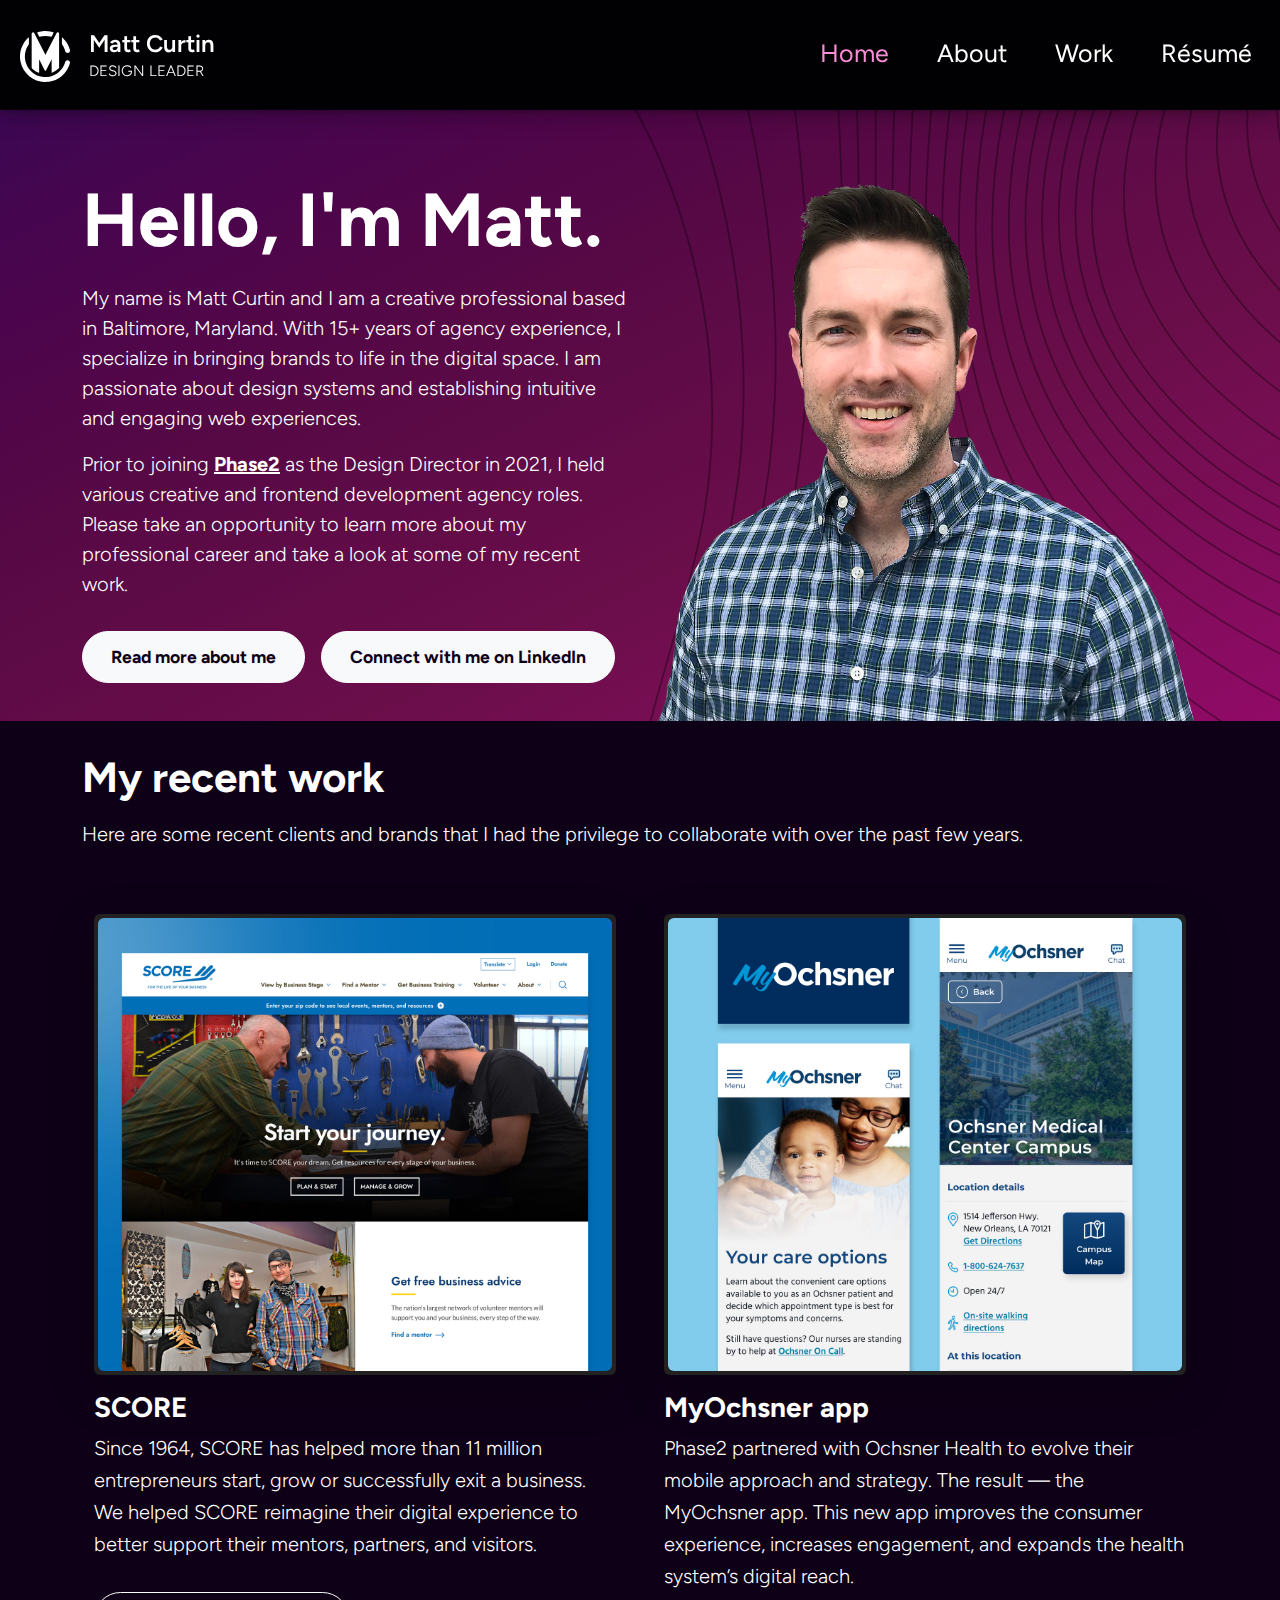
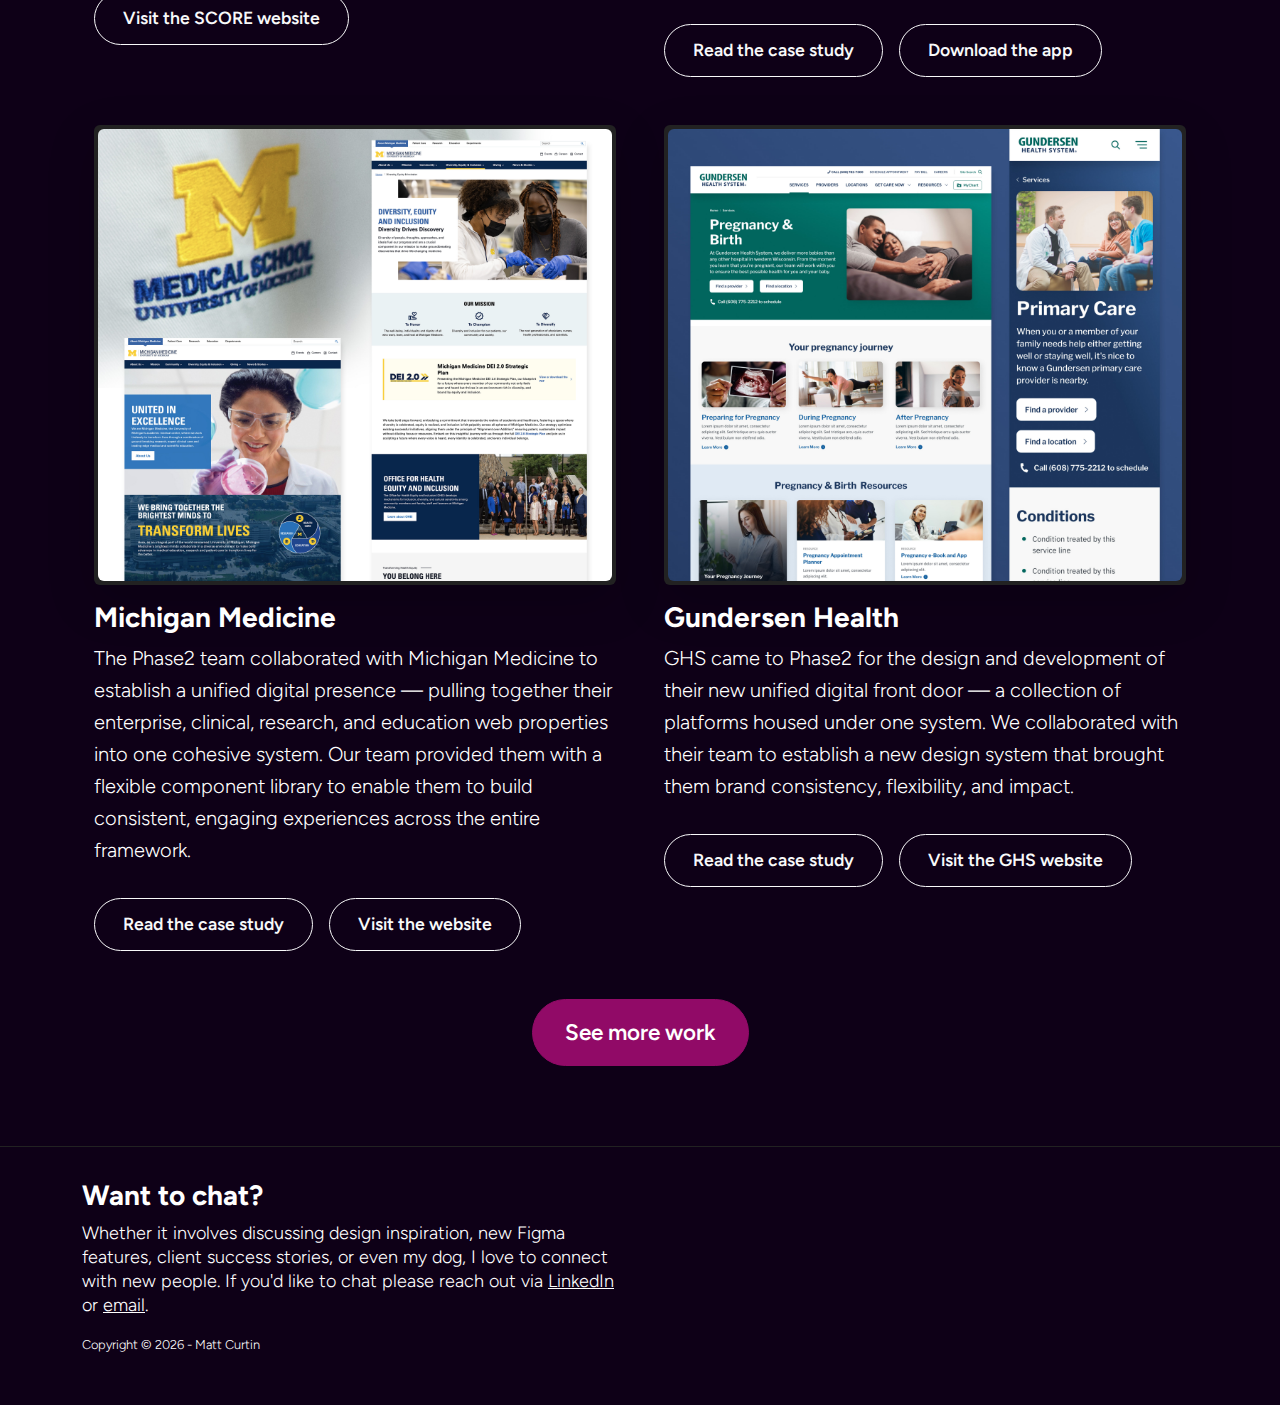
<file: index.html>
<!DOCTYPE html>
<html lang="en">
<head>
    <meta charset="UTF-8">
    <meta http-equiv="Content-Type" content="text/html; charset=utf-8">
    <meta name="X-UA-Compatible" content="ie=edge">
    <meta name="viewport" content="width=device-width,initial-scale=1">
    <title>Matt Curtin - Digital Designer</title>
    <meta name="author" content="Matt Curtin">
    <meta name="description" content="Creative professional based in Baltimore, Maryland with 15+ years of agency experience. Possesses a strong design background while being well-versed in several programing languages and open-source platforms.">
  
    <!-- Max 150 Char -->
    <meta name="keywords" content="Curtin, Matt, Portfolio, Resume, Drupal, Magento, Figma, Developer, Designer">
    <meta name="robots" content="index, follow">

    <!-- Favicon Includes -->
    <link rel="apple-touch-icon" sizes="180x180" href="favicon/apple-touch-icon.png">
    <link rel="icon" type="image/png" href="favicon/favicon-32x32.png" sizes="32x32">
    <link rel="icon" type="image/png" href="favicon/favicon-16x16.png" sizes="16x16">
    <link rel="manifest" href="favicon/site.webmanifest">
    <link rel="mask-icon" href="favicon/safari-pinned-tab.svg" color="#910a67">
    <meta name="msapplication-TileColor" content="#910a67">
    <meta name="theme-color" content="#910a67">

    <!-- Latest compiled and minified JavaScript -->
    <script src="https://code.jquery.com/jquery-3.5.1.min.js" integrity="sha256-9/aliU8dGd2tb6OSsuzixeV4y/faTqgFtohetphbbj0=" crossorigin="anonymous"></script>

    <!-- Load Bootstrap -->
    <link href="https://cdn.jsdelivr.net/npm/bootstrap@5.3.3/dist/css/bootstrap.min.css" rel="stylesheet" integrity="sha384-QWTKZyjpPEjISv5WaRU9OFeRpok6YctnYmDr5pNlyT2bRjXh0JMhjY6hW+ALEwIH" crossorigin="anonymous">
    <script src="https://cdn.jsdelivr.net/npm/bootstrap@5.3.3/dist/js/bootstrap.bundle.min.js" integrity="sha384-YvpcrYf0tY3lHB60NNkmXc5s9fDVZLESaAA55NDzOxhy9GkcIdslK1eN7N6jIeHz" crossorigin="anonymous"></script>

    <!-- Google Webfont Figtree -->
    <link rel="preconnect" href="https://fonts.googleapis.com">
    <link rel="preconnect" href="https://fonts.gstatic.com" crossorigin>
    <link href="https://fonts.googleapis.com/css2?family=Figtree:ital,wght@0,300..900;1,300..900&display=swap" rel="stylesheet">

    <link rel="stylesheet" href="css/mc_style.css" media="all">
    <link rel="stylesheet" href="css/hambugers.min.css" media="all">

    <script src="js/mc_custom.js"></script>
  
    <!-- Google tag (gtag.js) -->
    <script async src="https://www.googletagmanager.com/gtag/js?id=G-0MY7Y1X859"></script>
    <script>
      window.dataLayer = window.dataLayer || [];
      function gtag(){dataLayer.push(arguments);}
      gtag('js', new Date());

      gtag('config', 'G-0MY7Y1X859');
    </script>

</head>

<header class="header fixed-top p-2">
  <nav class="navbar navbar-expand-md">
  <div class="container-xxl">
    <div class="logo flex-grow-1">
      <a href="https://mattjcurtin.com/">
        <span class="icon">
          <img alt="Matt Curtin logomark" src="images/mc-logo.svg" />
        </span>
        <span class="logo-text">
          <span class="logo-text-main">Matt Curtin</span>
          <span class="logo-text-sub">Design Leader</span>
        </span>  
      </a>
    </div>
    
    <button class="navbar-toggler" type="button" data-bs-toggle="collapse" data-bs-target="#navbarNav" aria-controls="navbarNav" aria-expanded="false" aria-label="Toggle navigation">
      <span class="hamburger hamburger--slider js-hamburger">
          <span class="hamburger-box">
              <span class="hamburger-inner"></span>
          </span>
      </span>
    </button>
    
    <div class="collapse navbar-collapse" id="navbarNav">
      <ul class="navbar-nav">
        <li class="nav-item">
          <a class="nav-link active" aria-current="page" href="https://mattjcurtin.com/">Home</a>
        </li>
        <li class="nav-item">
          <a class="nav-link" href="https://mattjcurtin.com/about.html">About</a>
        </li>
        <li class="nav-item">
          <a class="nav-link" href="https://mattjcurtin.com/work.html">Work</a>
        </li>
        <li class="nav-item">
          <a class="nav-link" href="https://mattjcurtin.com/resume.html">Résumé</a>
        </li>
      </ul>
    </div>
  </div>
</nav>
  
</header>

<div class="hero-wrapper pb-0">
    <div class="container">
        <div class="row">
            <div class="col col-12 col-sm-12 col-lg-6">
                <h1>Hello, I'm Matt.</h1>
              
                <p>My name is Matt Curtin and I am a creative professional based in Baltimore, Maryland. With 15+ years of agency experience, I specialize in bringing brands to life in the digital space. I am passionate about design systems and establishing intuitive and engaging web experiences.</p>
              
                <p>Prior to joining <a href="https://www.phase2technology.com/">Phase2</a> as the Design Director in 2021, I held various creative and frontend development agency roles. Please take an opportunity to learn more about my professional career and take a look at some of my recent work.</p>
              
              <div class="d-grid pt-3 gap-3 d-md-flex">
                <a class="btn btn-light" href="https://mattjcurtin.com/about.html">Read more about me</a>
                <a class="btn btn-light" target="_blank" href="https://www.linkedin.com/in/matthewjcurtin/">Connect with me on LinkedIn</a>
              </div>
              
            </div>
            <div class="col col-12 col-sm-12 col-lg-6">
              <img src="images/Matt-Curtin-Headshot.png" />
            </div>
        </div>
    </div>
</div>

<div class="main-content-wrapper">
    <div class="container">
      <h2>My recent work</h2>
      <p>Here are some recent clients and brands that I had the privilege to collaborate with over the past few years.</p>
      
      <div class="row">
        
        <div class="col col-12 col-sm-12 col-md-6 g-5">
          <div class="shadow-lg rounded-2 p-1 work-thumb"><img class="rounded-2" src="images/score-screen.jpg" /></div>
          <h3>SCORE</h3>
          <p>
            Since 1964, SCORE has helped more than 11 million entrepreneurs start, grow or successfully exit a business. We helped SCORE reimagine their digital experience to better support their mentors, partners, and visitors.      
          </p>
          <div class="d-grid pt-3 gap-3 d-md-flex">
            <a class="btn btn-sm btn-outline-light" href="https://www.score.org/">Visit the SCORE website</a>
          </div>
        </div>
        
        <div class="col col-12 col-sm-12 col-md-6 g-5">
          <div class="shadow-lg rounded-2 p-1 work-thumb"><img class="rounded-2" src="images/ochsner-app-screen.jpg" /></div>
          <h3>MyOchsner app</h3>
          <p>
            Phase2 partnered with Ochsner Health to evolve their mobile approach and strategy. The result — the MyOchsner app. This new app improves the consumer experience, increases engagement, and expands the health system’s digital reach.         
          </p>
          <div class="d-grid pt-3 gap-3 d-md-flex">
            <a class="btn btn-sm btn-outline-light" href="https://www.phase2technology.com/case-study/ochsner-health">Read the case study</a>
            <a class="btn btn-sm btn-outline-light" href="https://apps.apple.com/us/app/myochsner/id1604261264">Download the app</a> 
          </div>
        </div>
        
        <div class="col col-12 col-sm-12 col-md-6 g-5">
          <div class="shadow-lg rounded-2 p-1 work-thumb"><img class="rounded-2" src="images/mich-med-screen.jpg" /></div>
          <h3>Michigan Medicine</h3>
          <p>
            The Phase2 team collaborated with Michigan Medicine to establish a unified digital presence — pulling together their enterprise, clinical, research, and education web properties into one cohesive system. Our team provided them with a flexible component library to enable them to build consistent, engaging experiences across the entire framework.
          </p>
          <div class="d-grid pt-3 gap-3 d-md-flex">
            <a class="btn btn-sm btn-outline-light" href="https://www.phase2technology.com/case-study/michigan-medicine">Read the case study</a>
            <a class="btn btn-sm btn-outline-light" href="https://www.michiganmedicine.org/">Visit the website</a>
          </div>
        </div>
        
        <div class="col col-12 col-sm-12 col-md-6 g-5">
          <div class="shadow-lg rounded-2 p-1 work-thumb"><img class="rounded-2" src="images/gundersen-screen.jpg" /></div>
          <h3>Gundersen Health</h3>
          <p>
            GHS came to Phase2 for the design and development of their new unified digital front door — a collection of platforms housed under one system. We collaborated with their team to establish a new design system that brought them brand consistency, flexibility, and impact.
          </p>
          <div class="d-grid pt-3 gap-3 d-md-flex">
            <a class="btn btn-sm btn-outline-light" href="https://www.phase2technology.com/case-study/gundersen">Read the case study</a>
            <a class="btn btn-sm btn-outline-light" href="https://www.gundersenhealth.org/">Visit the GHS website</a>  
          </div>
        </div>

      </div>
      
      <div class="p-5 g-5 text-center">
        <a class="btn btn-lg btn-primary" href="/work">See more work</a>
      </div>
    </div>
</div>

<footer class="footer">
    <div class="footer-container container-xxl">
        <div class="container">
          <div class="row">
            <div class="col col-12 col-sm-12 col-md-6">
              <h3>Want to chat?</h3>
              <p>Whether it involves discussing design inspiration, new Figma features, client success stories, or even my dog, I love to connect with new people. If you'd like to chat please reach out via <a href="https://www.linkedin.com/in/matthewjcurtin/">LinkedIn</a> or <a href="mailto: mjcurtin@gmail.com">email</a>.</p>
              <p class="copyright">Copyright &copy; <script>document.write( new Date().getFullYear() );</script> - Matt Curtin</p>
            </div>
          </div>
        </div>
    </div>
</footer>
</html>
</file>
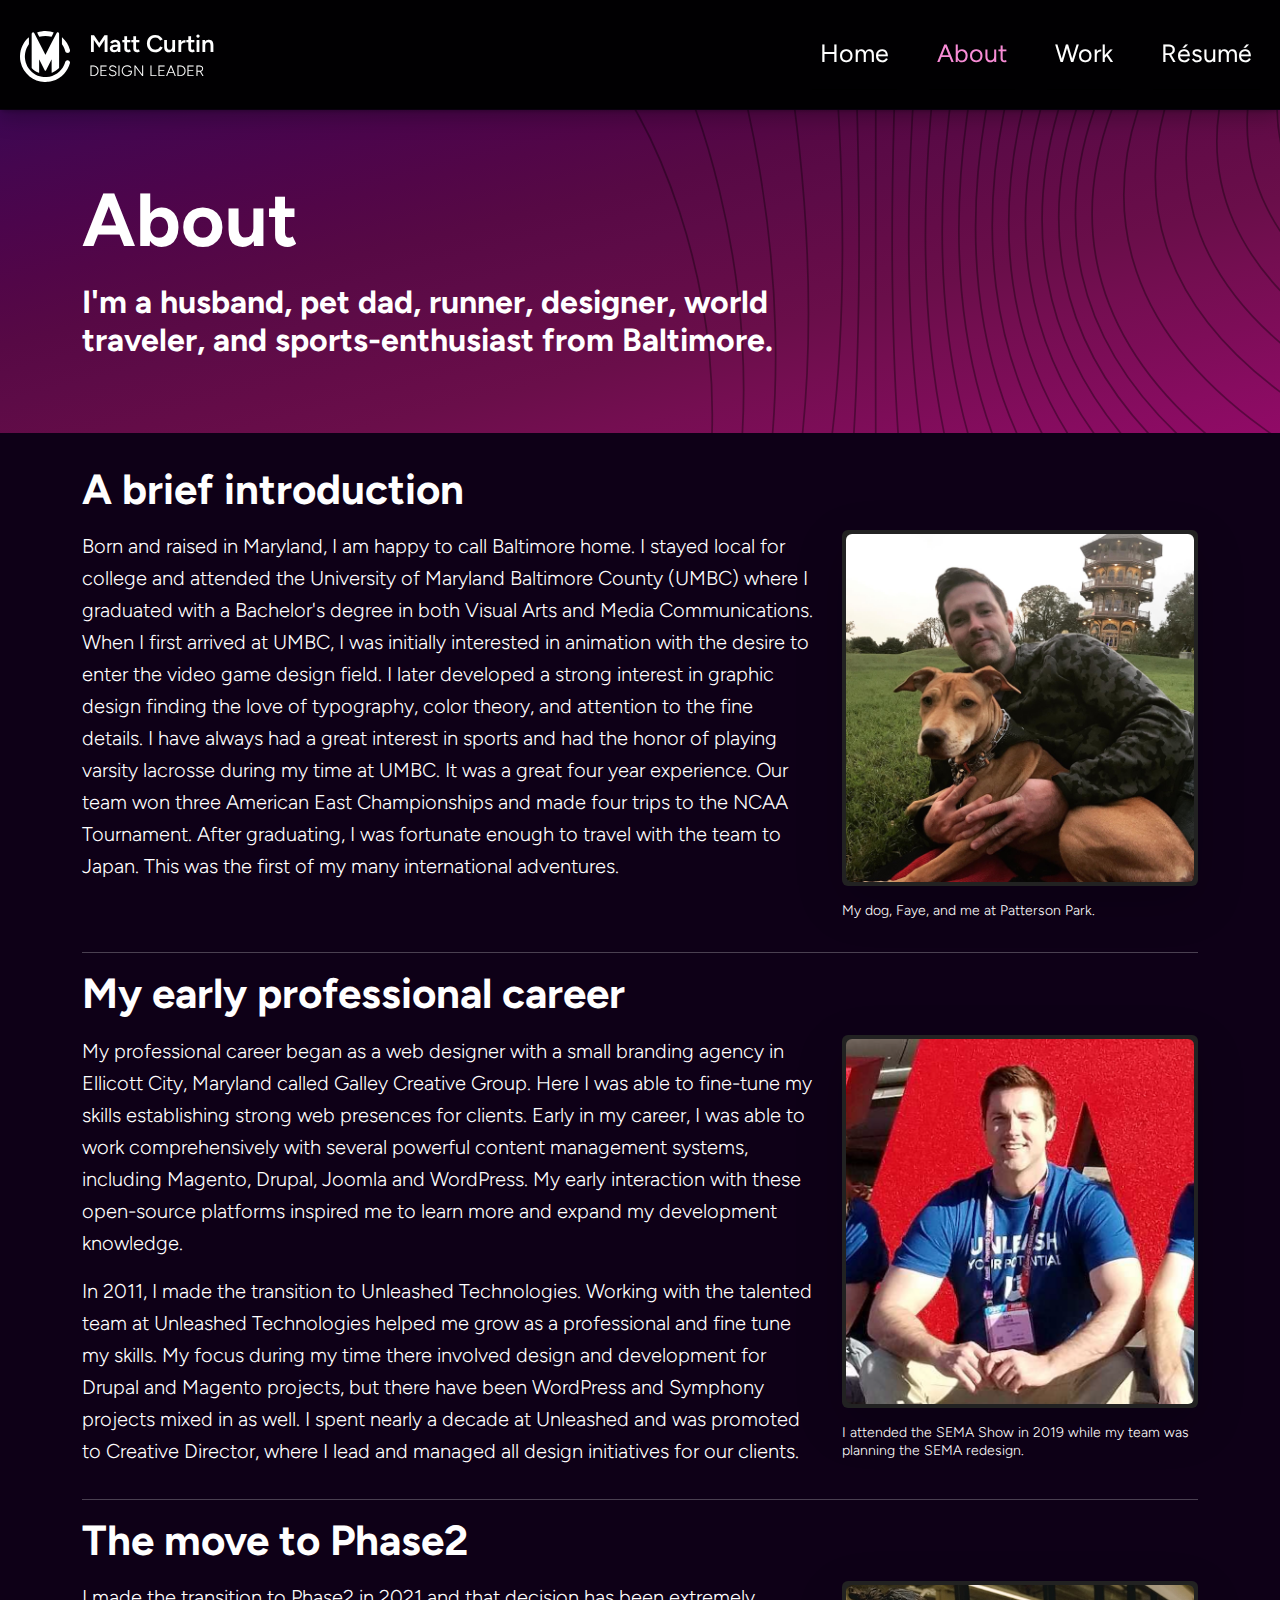
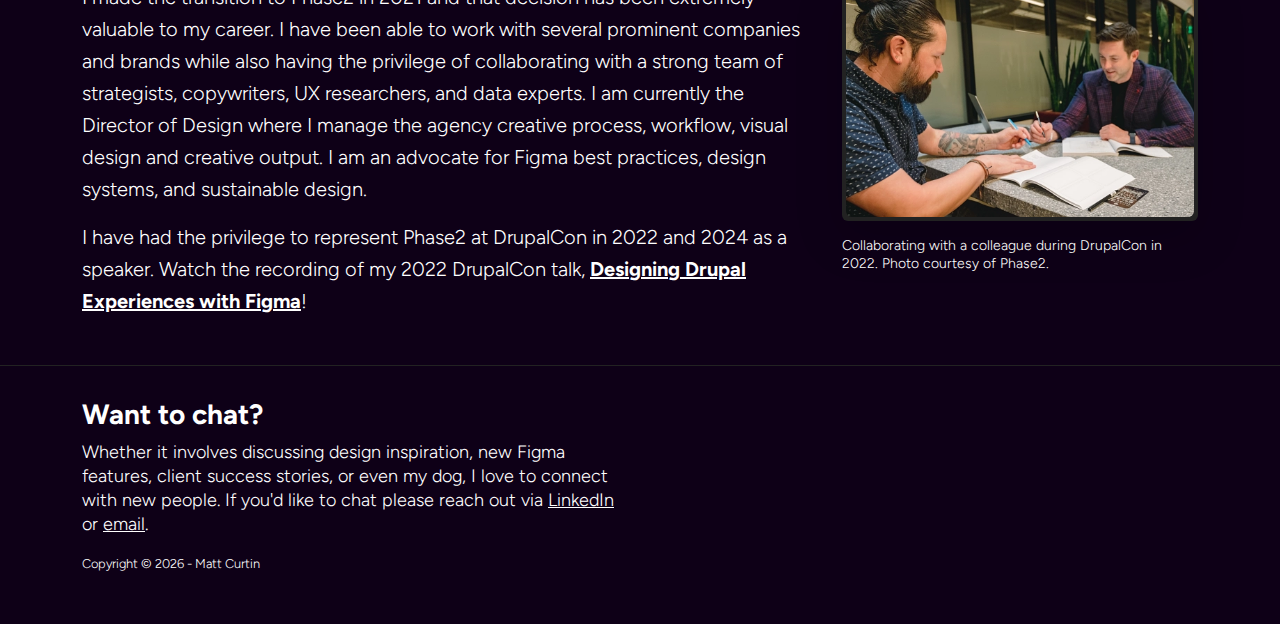
<file: about.html>
<!DOCTYPE html>
<html lang="en">
<head>
    <meta charset="UTF-8">
    <meta http-equiv="Content-Type" content="text/html; charset=utf-8">
    <meta name="X-UA-Compatible" content="ie=edge">
    <meta name="viewport" content="width=device-width,initial-scale=1">
    <title>About | Matt Curtin - Digital Designer</title>
    <meta name="author" content="Matt Curtin">
    <meta name="description" content="Creative professional based in Baltimore, Maryland with 15+ years of agency experience. Possesses a strong design background while being well-versed in several programing languages and open-source platforms.">
  
    <!-- Max 150 Char -->
    <meta name="keywords" content="Curtin, Matt, Portfolio, Resume, Drupal, Magento, Figma, Developer, Designer">
    <meta name="robots" content="index, follow">

    <!-- Favicon Includes -->
    <link rel="apple-touch-icon" sizes="180x180" href="favicon/apple-touch-icon.png">
    <link rel="icon" type="image/png" sizes="32x32" href="favicon/favicon-32x32.png">
    <link rel="icon" type="image/png" sizes="16x16" href="favicon/favicon-16x16.png">
    <link rel="manifest" href="favicon/site.webmanifest">
    <link rel="mask-icon" href="favicon/safari-pinned-tab.svg" color="#910a67">
    <meta name="msapplication-TileColor" content="#910a67">
    <meta name="theme-color" content="#910a67">

    <!-- Latest compiled and minified JavaScript -->
    <script src="https://code.jquery.com/jquery-3.5.1.min.js" integrity="sha256-9/aliU8dGd2tb6OSsuzixeV4y/faTqgFtohetphbbj0=" crossorigin="anonymous"></script>

    <!-- Load Bootstrap -->
    <link href="https://cdn.jsdelivr.net/npm/bootstrap@5.3.3/dist/css/bootstrap.min.css" rel="stylesheet" integrity="sha384-QWTKZyjpPEjISv5WaRU9OFeRpok6YctnYmDr5pNlyT2bRjXh0JMhjY6hW+ALEwIH" crossorigin="anonymous">
    <script src="https://cdn.jsdelivr.net/npm/bootstrap@5.3.3/dist/js/bootstrap.bundle.min.js" integrity="sha384-YvpcrYf0tY3lHB60NNkmXc5s9fDVZLESaAA55NDzOxhy9GkcIdslK1eN7N6jIeHz" crossorigin="anonymous"></script>

    <!-- Google Webfont Figtree -->
    <link rel="preconnect" href="https://fonts.googleapis.com">
    <link rel="preconnect" href="https://fonts.gstatic.com" crossorigin>
    <link href="https://fonts.googleapis.com/css2?family=Figtree:ital,wght@0,300..900;1,300..900&display=swap" rel="stylesheet">

    <link rel="stylesheet" href="css/mc_style.css" media="all">
    <link rel="stylesheet" href="css/hambugers.min.css" media="all">

    <script src="js/mc_custom.js"></script>
  
    <!-- Google tag (gtag.js) -->
    <script async src="https://www.googletagmanager.com/gtag/js?id=G-0MY7Y1X859"></script>
    <script>
      window.dataLayer = window.dataLayer || [];
      function gtag(){dataLayer.push(arguments);}
      gtag('js', new Date());

      gtag('config', 'G-0MY7Y1X859');
    </script>

</head>

<header class="header fixed-top p-2">
  <nav class="navbar navbar-expand-md">
  <div class="container-xxl">
    <div class="logo flex-grow-1">
      <a href="https://mattjcurtin.com/">
        <span class="icon">
          <img alt="Matt Curtin logomark" src="images/mc-logo.svg" />
        </span>
        <span class="logo-text">
          <span class="logo-text-main">Matt Curtin</span>
          <span class="logo-text-sub">Design Leader</span>
        </span>  
      </a>
    </div>
    
    <button class="navbar-toggler" type="button" data-bs-toggle="collapse" data-bs-target="#navbarNav" aria-controls="navbarNav" aria-expanded="false" aria-label="Toggle navigation">
      <span class="hamburger hamburger--slider js-hamburger">
          <span class="hamburger-box">
              <span class="hamburger-inner"></span>
          </span>
      </span>
    </button>
    
    <div class="collapse navbar-collapse" id="navbarNav">
      <ul class="navbar-nav">
        <li class="nav-item">
          <a class="nav-link" href="https://mattjcurtin.com/">Home</a>
        </li>
        <li class="nav-item">
          <a class="nav-link active" aria-current="page" href="https://mattjcurtin.com/about.html">About</a>
        </li>
        <li class="nav-item">
          <a class="nav-link" href="https://mattjcurtin.com/work.html">Work</a>
        </li>
        <li class="nav-item">
          <a class="nav-link" href="https://mattjcurtin.com/resume.html">Résumé</a>
        </li>
      </ul>
    </div>
  </div>
</nav>
  
</header>
  
  <div class="hero-wrapper">
    <div class="container">
        <div class="row">
            <div class="col col-sm-8">
              <h1>About</h1>
              <h2>
                I'm a husband, pet dad, runner, designer, world traveler, and sports-enthusiast from Baltimore. 
              </h2>              
            </div>
        </div>
    </div>
</div>

<div class="main-content-wrapper">
    <div class="container">
      <h2>A brief introduction</h2>
      <div class="row">
        <div class="col col-md-8">
          <p>
          Born and raised in Maryland, I am happy to call Baltimore home. I stayed local for college and attended the University of Maryland Baltimore County (UMBC) where I graduated with a Bachelor's degree in both Visual Arts and Media Communications. When I first arrived at UMBC, I was initially interested in animation with the desire to enter the video game design field. I later developed a strong interest in graphic design finding the love of typography, color theory, and attention to the fine details. I have always had a great interest in sports and had the honor of playing varsity lacrosse during my time at UMBC. It was a great four year experience. Our team won three American East Championships and made four trips to the NCAA Tournament. After graduating, I was fortunate enough to travel with the team to Japan. This was the first of my many international adventures.
          </p>
        </div>
        <div class="col-md-4">
          <div class="shadow-lg rounded-2 p-1 work-thumb">
            <img class="rounded-2" src="images/matt_curtin_and_faye.jpg" />
          </div>
          <p class="figure-caption">My dog, Faye, and me at Patterson Park.</p>
        </div>      
      </div>
      
      <hr />
      
      <h2>My early professional career</h2>      
      <div class="row">
        <div class="col col-md-8">
          <p>My professional career began as a web designer with a small branding agency in Ellicott City, Maryland called Galley Creative Group. Here I was able to fine-tune my skills establishing strong web presences for clients. Early in my career, I was able to work comprehensively with several powerful content management systems, including Magento, Drupal, Joomla and WordPress. My early interaction with these open-source platforms inspired me to learn more and expand my development knowledge.</p>
          
          <p>In 2011, I made the transition to Unleashed Technologies. Working with the talented team at Unleashed Technologies helped me grow as a professional and fine tune my skills. My focus during my time there involved design and development for Drupal and Magento projects, but there have been WordPress and Symphony projects mixed in as well. I spent nearly a decade at Unleashed and was promoted to Creative Director, where I lead and managed all design initiatives for our clients.
          </p>
        </div>
        <div class="col-md-4">
          <div class="shadow-lg rounded-2 p-1 work-thumb">
            <img class="rounded-2" src="images/matt_curtin_ut_sema.png" />
          </div>
          <p class="figure-caption">I attended the SEMA Show in 2019 while my team was planning the SEMA redesign.</p>
        </div>      
      </div>
      
      <hr />
      
      <h2>The move to Phase2</h2>      
      <div class="row">
        <div class="col col-md-8">
          <p>I made the transition to Phase2 in 2021 and that decision has been extremely valuable to my career. I have been able to work with several prominent companies and brands while also having the privilege of collaborating with a strong team of strategists, copywriters, UX researchers, and data experts. I am currently the Director of Design where I manage the agency creative process, workflow, visual design and creative output. I am an advocate for Figma best practices, design systems, and sustainable design.
          </p>
          <p>I have had the privilege to represent Phase2 at DrupalCon in 2022 and 2024 as a speaker. Watch the recording of my 2022 DrupalCon talk, <a class="link" href="https://youtu.be/PRcUeeCRhpo?si=dXdLpjxzL8krT8Q4" target="_blank">Designing Drupal Experiences with Figma</a>!</p>
        </div>
        <div class="col-md-4">
          <div class="shadow-lg rounded-2 p-1 work-thumb">
            <img class="rounded-2" src="images/matt-phase2.webp" />
          </div>
          <p class="figure-caption">Collaborating with a colleague during DrupalCon in 2022. Photo courtesy of Phase2.</p>
        </div> 
      </div>      

    </div>
</div>

<footer class="footer">
    <div class="footer-container container-xxl">
        <div class="container">
          <div class="row">
            <div class="col col-12 col-sm-12 col-md-6">
              <h3>Want to chat?</h3>
              <p>Whether it involves discussing design inspiration, new Figma features, client success stories, or even my dog, I love to connect with new people. If you'd like to chat please reach out via <a href="https://www.linkedin.com/in/matthewjcurtin/">LinkedIn</a> or <a href="mailto: mjcurtin@gmail.com">email</a>.</p>
              <p class="copyright">Copyright &copy; <script>document.write( new Date().getFullYear() );</script> - Matt Curtin</p>
            </div>
          </div>
        </div>
    </div>
</footer>
</html>
</file>
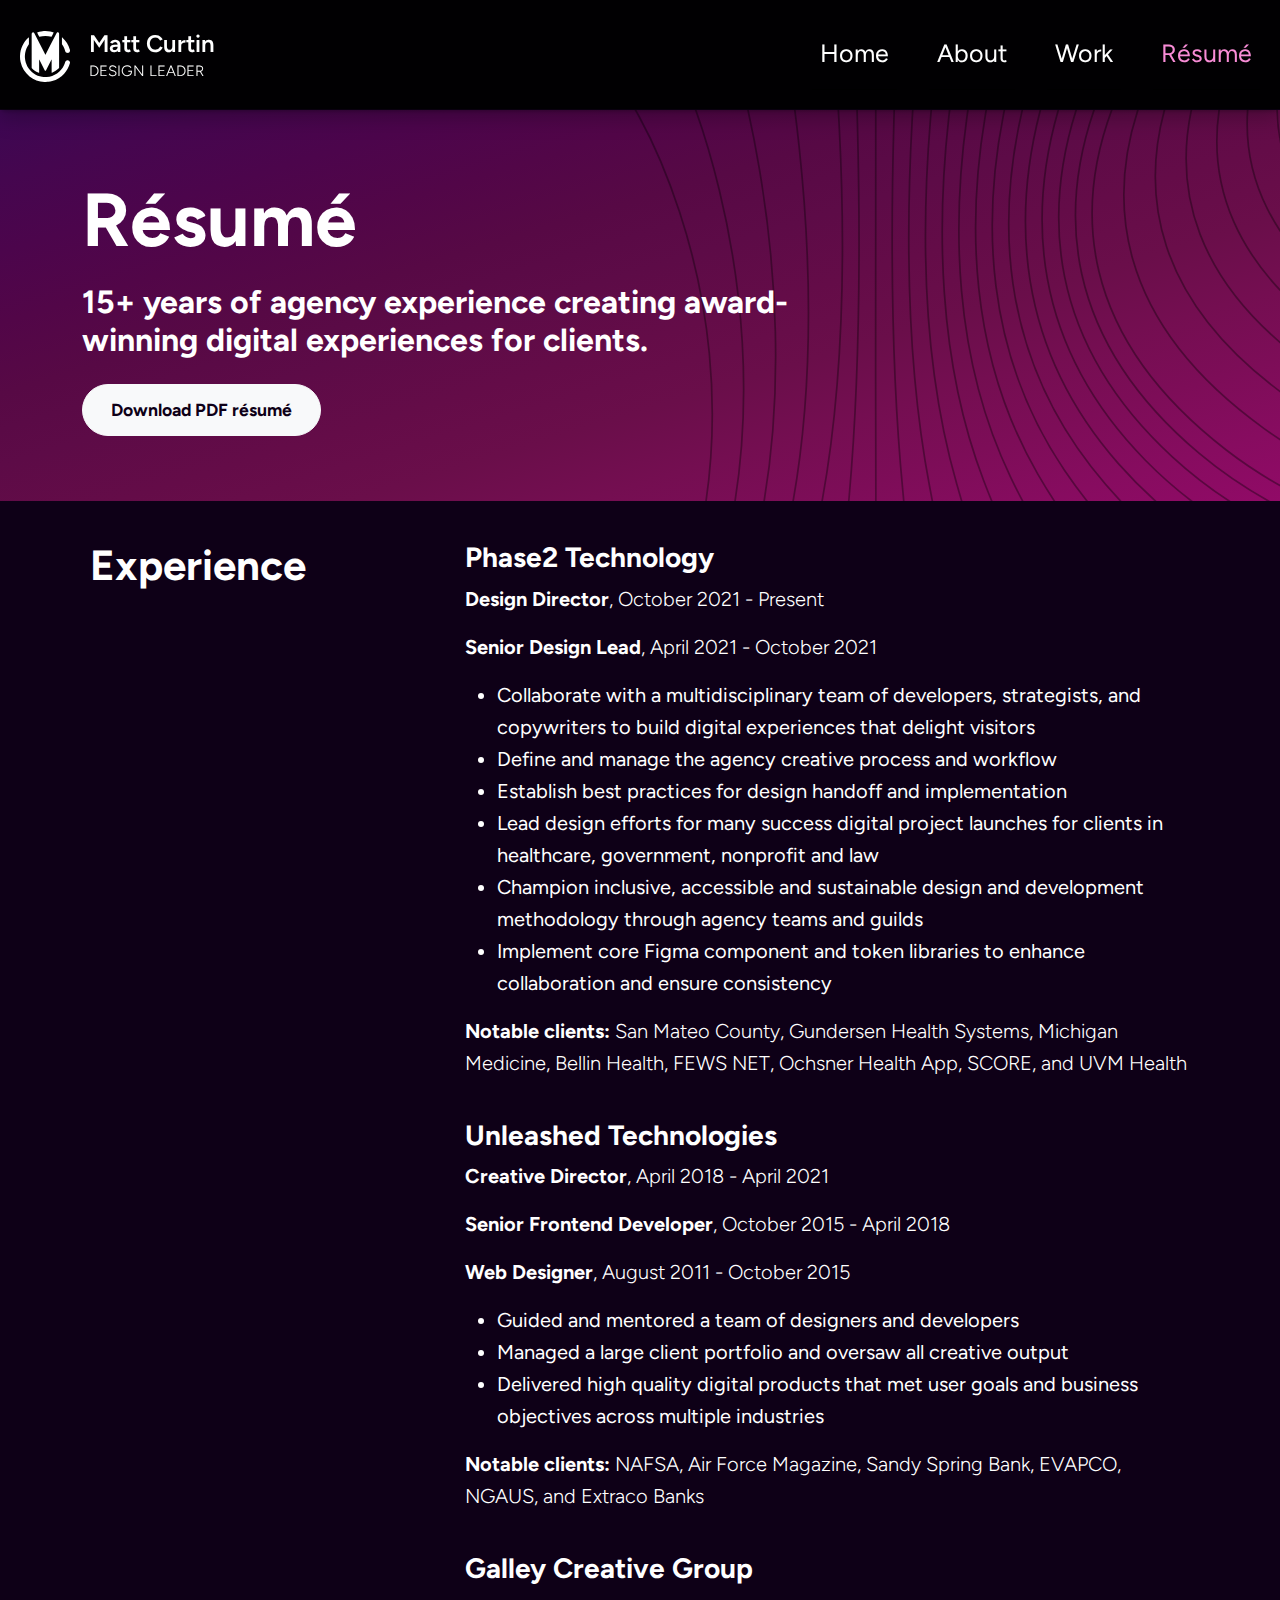
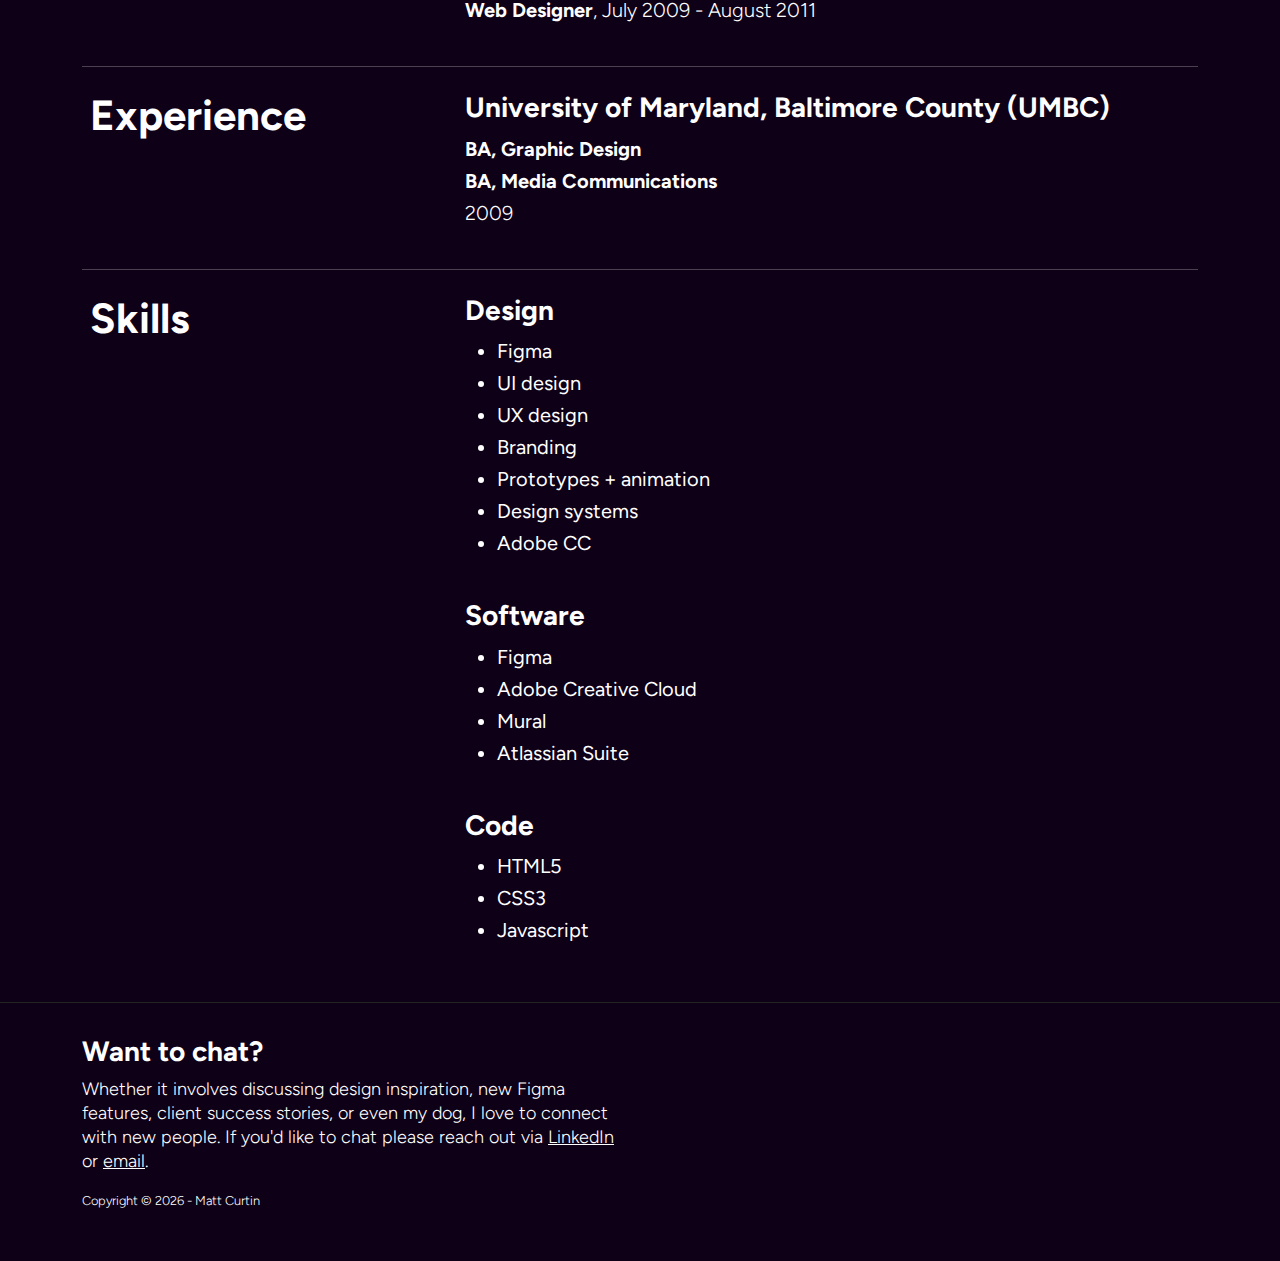
<file: resume.html>
<!DOCTYPE html>
<html lang="en">
<head>
    <meta charset="UTF-8">
    <meta http-equiv="Content-Type" content="text/html; charset=utf-8">
    <meta name="X-UA-Compatible" content="ie=edge">
    <meta name="viewport" content="width=device-width,initial-scale=1">
    <title>Résumé | Matt Curtin - Digital Designer</title>
    <meta name="author" content="Matt Curtin">
    <meta name="description" content="Creative professional based in Baltimore, Maryland with 15+ years of agency experience. Possesses a strong design background while being well-versed in several programing languages and open-source platforms.">
  
    <!-- Max 150 Char -->
    <meta name="keywords" content="Curtin, Matt, Portfolio, Resume, Drupal, Magento, Figma, Developer, Designer">
    <meta name="robots" content="index, follow">

    <!-- Favicon Includes -->
    <link rel="apple-touch-icon" sizes="180x180" href="favicon/apple-touch-icon.png">
    <link rel="icon" type="image/png" sizes="32x32" href="favicon/favicon-32x32.png">
    <link rel="icon" type="image/png" sizes="16x16" href="favicon/favicon-16x16.png">
    <link rel="manifest" href="favicon/site.webmanifest">
    <link rel="mask-icon" href="favicon/safari-pinned-tab.svg" color="#910a67">
    <meta name="msapplication-TileColor" content="#910a67">
    <meta name="theme-color" content="#910a67">

    <!-- Latest compiled and minified JavaScript -->
    <script src="https://code.jquery.com/jquery-3.5.1.min.js" integrity="sha256-9/aliU8dGd2tb6OSsuzixeV4y/faTqgFtohetphbbj0=" crossorigin="anonymous"></script>

    <!-- Load Bootstrap -->
    <link href="https://cdn.jsdelivr.net/npm/bootstrap@5.3.3/dist/css/bootstrap.min.css" rel="stylesheet" integrity="sha384-QWTKZyjpPEjISv5WaRU9OFeRpok6YctnYmDr5pNlyT2bRjXh0JMhjY6hW+ALEwIH" crossorigin="anonymous">
    <script src="https://cdn.jsdelivr.net/npm/bootstrap@5.3.3/dist/js/bootstrap.bundle.min.js" integrity="sha384-YvpcrYf0tY3lHB60NNkmXc5s9fDVZLESaAA55NDzOxhy9GkcIdslK1eN7N6jIeHz" crossorigin="anonymous"></script>

    <!-- Google Webfont Figtree -->
    <link rel="preconnect" href="https://fonts.googleapis.com">
    <link rel="preconnect" href="https://fonts.gstatic.com" crossorigin>
    <link href="https://fonts.googleapis.com/css2?family=Figtree:ital,wght@0,300..900;1,300..900&display=swap" rel="stylesheet">

    <link rel="stylesheet" href="css/mc_style.css" media="all">
    <link rel="stylesheet" href="css/hambugers.min.css" media="all">

    <script src="js/mc_custom.js"></script>
  
    <!-- Google tag (gtag.js) -->
    <script async src="https://www.googletagmanager.com/gtag/js?id=G-0MY7Y1X859"></script>
    <script>
      window.dataLayer = window.dataLayer || [];
      function gtag(){dataLayer.push(arguments);}
      gtag('js', new Date());

      gtag('config', 'G-0MY7Y1X859');
    </script>

</head>

<header class="header fixed-top p-2">
  <nav class="navbar navbar-expand-md">
  <div class="container-xxl">
    <div class="logo flex-grow-1">
      <a href="https://mattjcurtin.com/">
        <span class="icon">
          <img alt="Matt Curtin logomark" src="images/mc-logo.svg" />
        </span>
        <span class="logo-text">
          <span class="logo-text-main">Matt Curtin</span>
          <span class="logo-text-sub">Design Leader</span>
        </span>  
      </a>
    </div>
    
    <button class="navbar-toggler" type="button" data-bs-toggle="collapse" data-bs-target="#navbarNav" aria-controls="navbarNav" aria-expanded="false" aria-label="Toggle navigation">
      <span class="hamburger hamburger--slider js-hamburger">
          <span class="hamburger-box">
              <span class="hamburger-inner"></span>
          </span>
      </span>
    </button>
    
    <div class="collapse navbar-collapse" id="navbarNav">
      <ul class="navbar-nav">
        <li class="nav-item">
          <a class="nav-link" href="https://mattjcurtin.com/">Home</a>
        </li>
        <li class="nav-item">
          <a class="nav-link" href="https://mattjcurtin.com/about.html">About</a>
        </li>
        <li class="nav-item">
          <a class="nav-link" href="https://mattjcurtin.com/work.html">Work</a>
        </li>
        <li class="nav-item">
          <a class="nav-link active" aria-current="page" href="https://mattjcurtin.com/resume.html">Résumé</a>
        </li>
      </ul>
    </div>
  </div>
</nav>
  
</header>
  
  <div class="hero-wrapper">
    <div class="container">
        <div class="row">
            <div class="col col-sm-8">
              <h1>Résumé</h1>
              <h2>
                15+ years of agency experience creating award-winning digital experiences for clients.
              </h2>
              <div class="d-grid pt-3 gap-3 d-md-flex">
                <a class="btn btn-light" target="_blank" href="/downloads/matt-curtin-resume.pdf">Download PDF résumé</a>
              </div>
            </div>
        </div>
    </div>
</div>

<div class="main-content-wrapper">
    <div class="container">
      <div class="row p-2">
        <div class="col col-12 col-sm-12 col-md-4">
          <h2>Experience</h2>        
        </div> 
        <div class="col col-12 col-sm-12 col-md-8">
          <h3>Phase2 Technology</h3>
          <p><strong>Design Director</strong>, October 2021 - Present</p>
          <p><strong>Senior Design Lead</strong>, April 2021 - October 2021</p>
          <ul>
            <li>Collaborate with a multidisciplinary team of developers, strategists, and copywriters to build digital experiences that delight visitors</li>
            <li>Define and manage the agency creative process and workflow</li>
            <li>Establish best practices for design handoff and implementation</li>
            <li>Lead design efforts for many success digital project launches for clients in healthcare, government, nonprofit and law</li>
            <li>Champion inclusive, accessible and sustainable design and development methodology through agency teams and guilds</li><li>Implement core Figma component and token libraries to enhance collaboration and ensure consistency</li>
          </ul>
          <p><strong>Notable clients:</strong> San Mateo County, Gundersen Health Systems, Michigan Medicine, Bellin Health, FEWS NET, Ochsner Health App, SCORE, and UVM Health</p>
          
          <br />
          
          
          <h3>Unleashed Technologies</h3>
          <p><strong>Creative Director</strong>, April 2018 - April 2021</p>
          <p><strong>Senior Frontend Developer</strong>, October 2015 - April 2018</p>
          <p><strong>Web Designer</strong>, August 2011 - October 2015</p>
          <ul>
            <li>Guided and mentored a team of designers and developers</li>
            <li>Managed a large client portfolio and oversaw all creative output</li>
            <li>Delivered high quality digital products that met user goals and business objectives across multiple industries</li>
          </ul>
          <p><strong>Notable clients:</strong> NAFSA, Air Force Magazine, Sandy Spring Bank, EVAPCO, NGAUS, and Extraco Banks</p>
          
           <br />
          
          <h3>Galley Creative Group</h3>
          <p><strong>Web Designer</strong>, July 2009 - August 2011</p>
        </div> 
      </div>
      
      <hr />
      
      <div class="row p-2">
        <div class="col col-12 col-sm-12 col-md-4">
          <h2>Experience</h2>        
        </div> 
        <div class="col col-12 col-sm-12 col-md-8">
          <h3>University of Maryland, Baltimore County (UMBC)</h3>
          <p>
            <strong>BA, Graphic Design</strong> <br />
            <strong>BA, Media Communications</strong> <br />
            2009
          </p>
        </div>
        
      </div>
      
      <hr />  
           
      <div class="row p-2">
        <div class="col col-12 col-sm-12 col-md-4">
          <h2>Skills</h2> 
        </div>  
        <div class="col col-12 col-sm-12 col-md-8">
          <h3>Design</h3>
          <ul>
            <li>Figma</li>
            <li>UI design</li>
            <li>UX design</li> 
            <li>Branding</li>
            <li>Prototypes + animation</li>
            <li>Design systems</li>
            <li>Adobe CC</li>           
          </ul>
          
          <br />
          
          <h3>Software</h3>
          <ul>
            <li>Figma</li>
            <li>Adobe Creative Cloud</li>  
            <li>Mural</li> 
            <li>Atlassian Suite</li> 
          </ul>
          
          <br />
          
          <h3>Code</h3>
          <ul>
            <li>HTML5</li>
            <li>CSS3</li>  
            <li>Javascript</li> 
          </ul>
        </div> 
      </div>

    </div>
</div>

<footer class="footer">
    <div class="footer-container container-xxl">
        <div class="container">
          <div class="row">
            <div class="col col-12 col-sm-12 col-md-6">
              <h3>Want to chat?</h3>
              <p>Whether it involves discussing design inspiration, new Figma features, client success stories, or even my dog, I love to connect with new people. If you'd like to chat please reach out via <a href="https://www.linkedin.com/in/matthewjcurtin/">LinkedIn</a> or <a href="mailto: mjcurtin@gmail.com">email</a>.</p>
              <p class="copyright">Copyright &copy; <script>document.write( new Date().getFullYear() );</script> - Matt Curtin</p>
            </div>
          </div>
        </div>
    </div>
</footer>
</html>
</file>
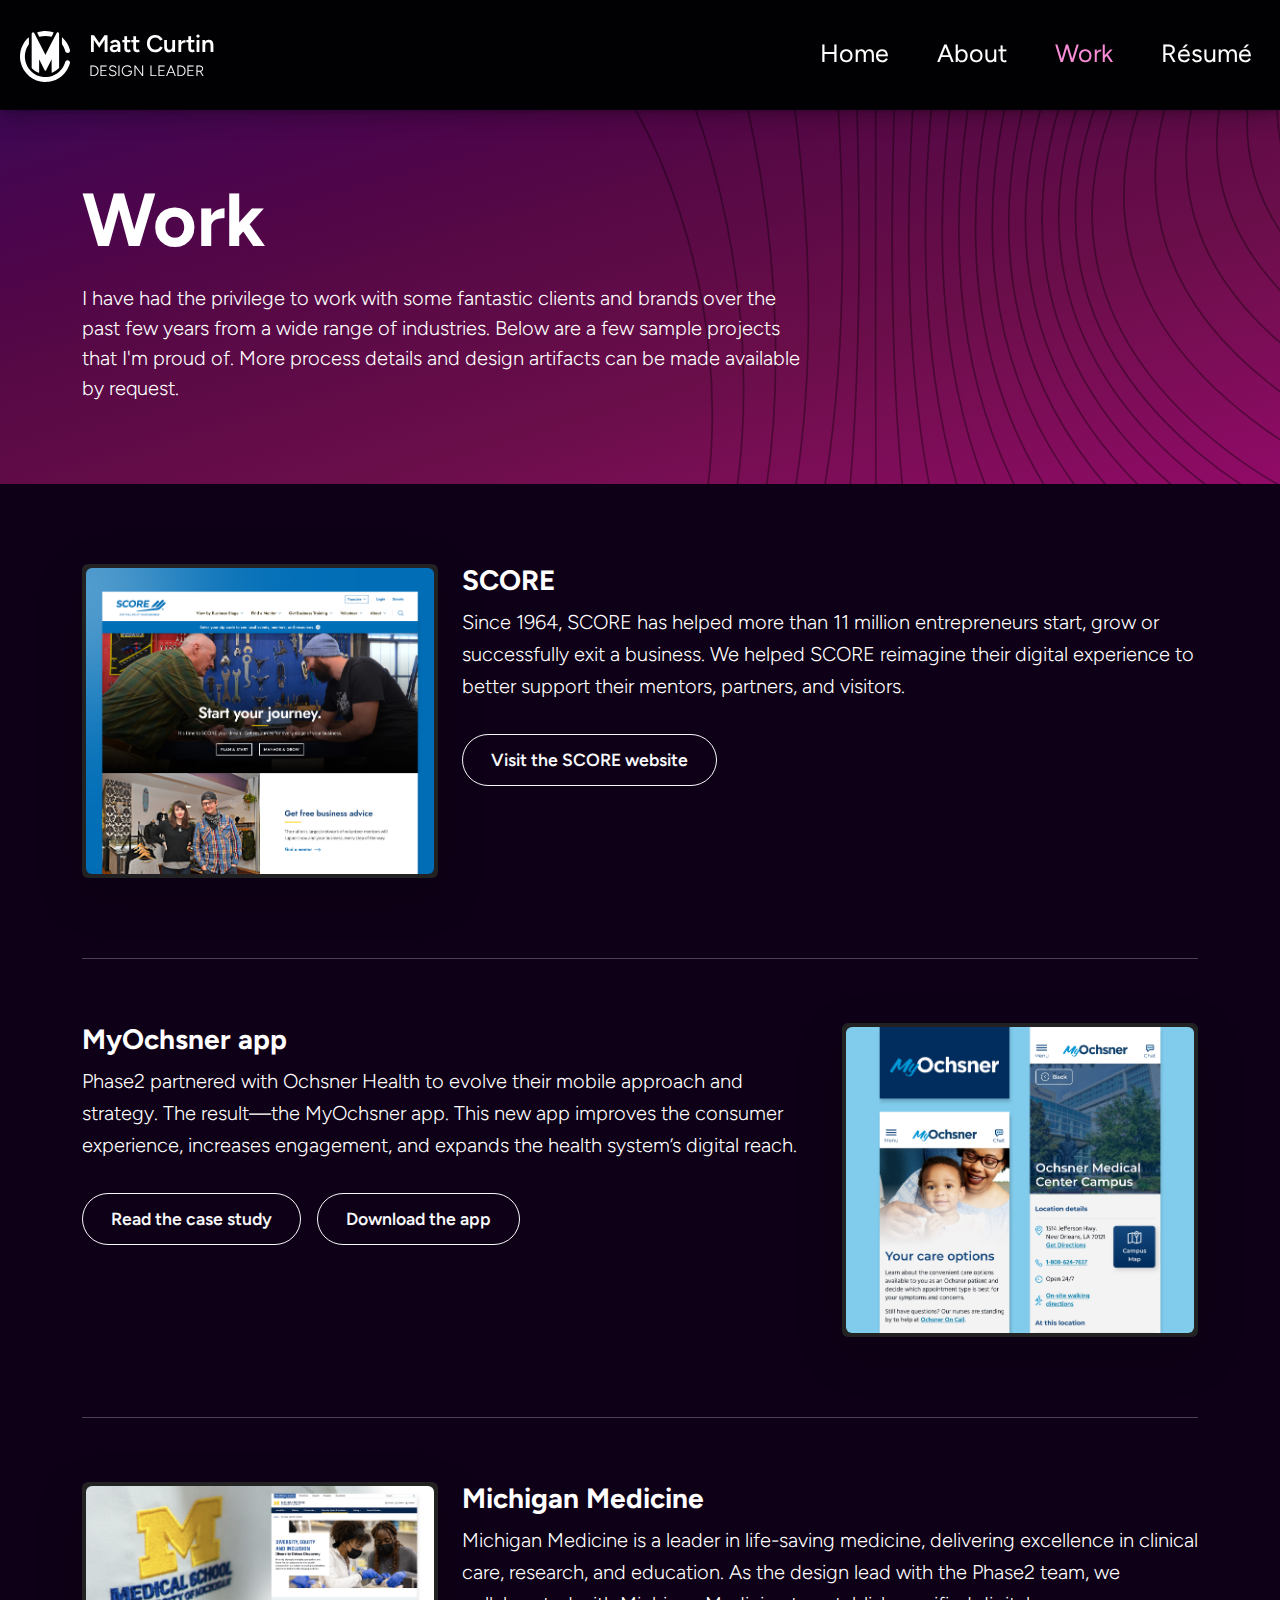
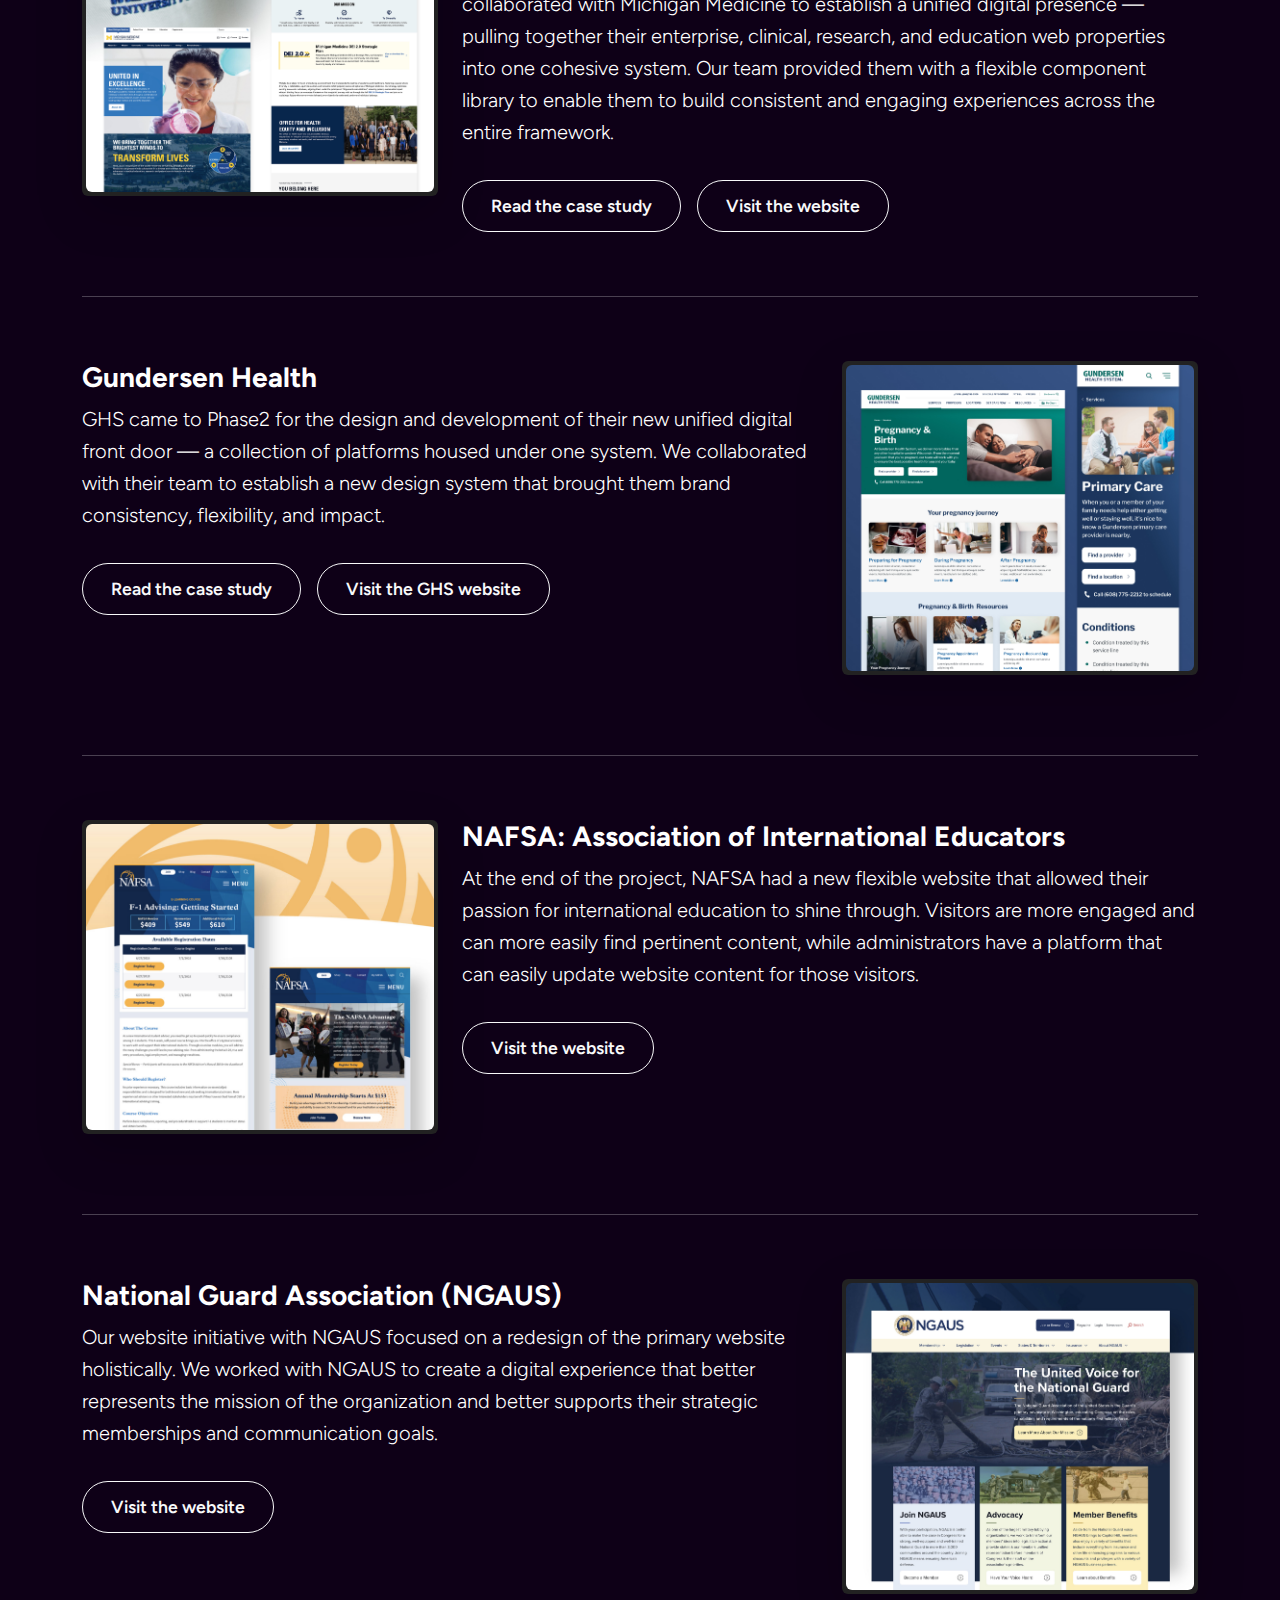
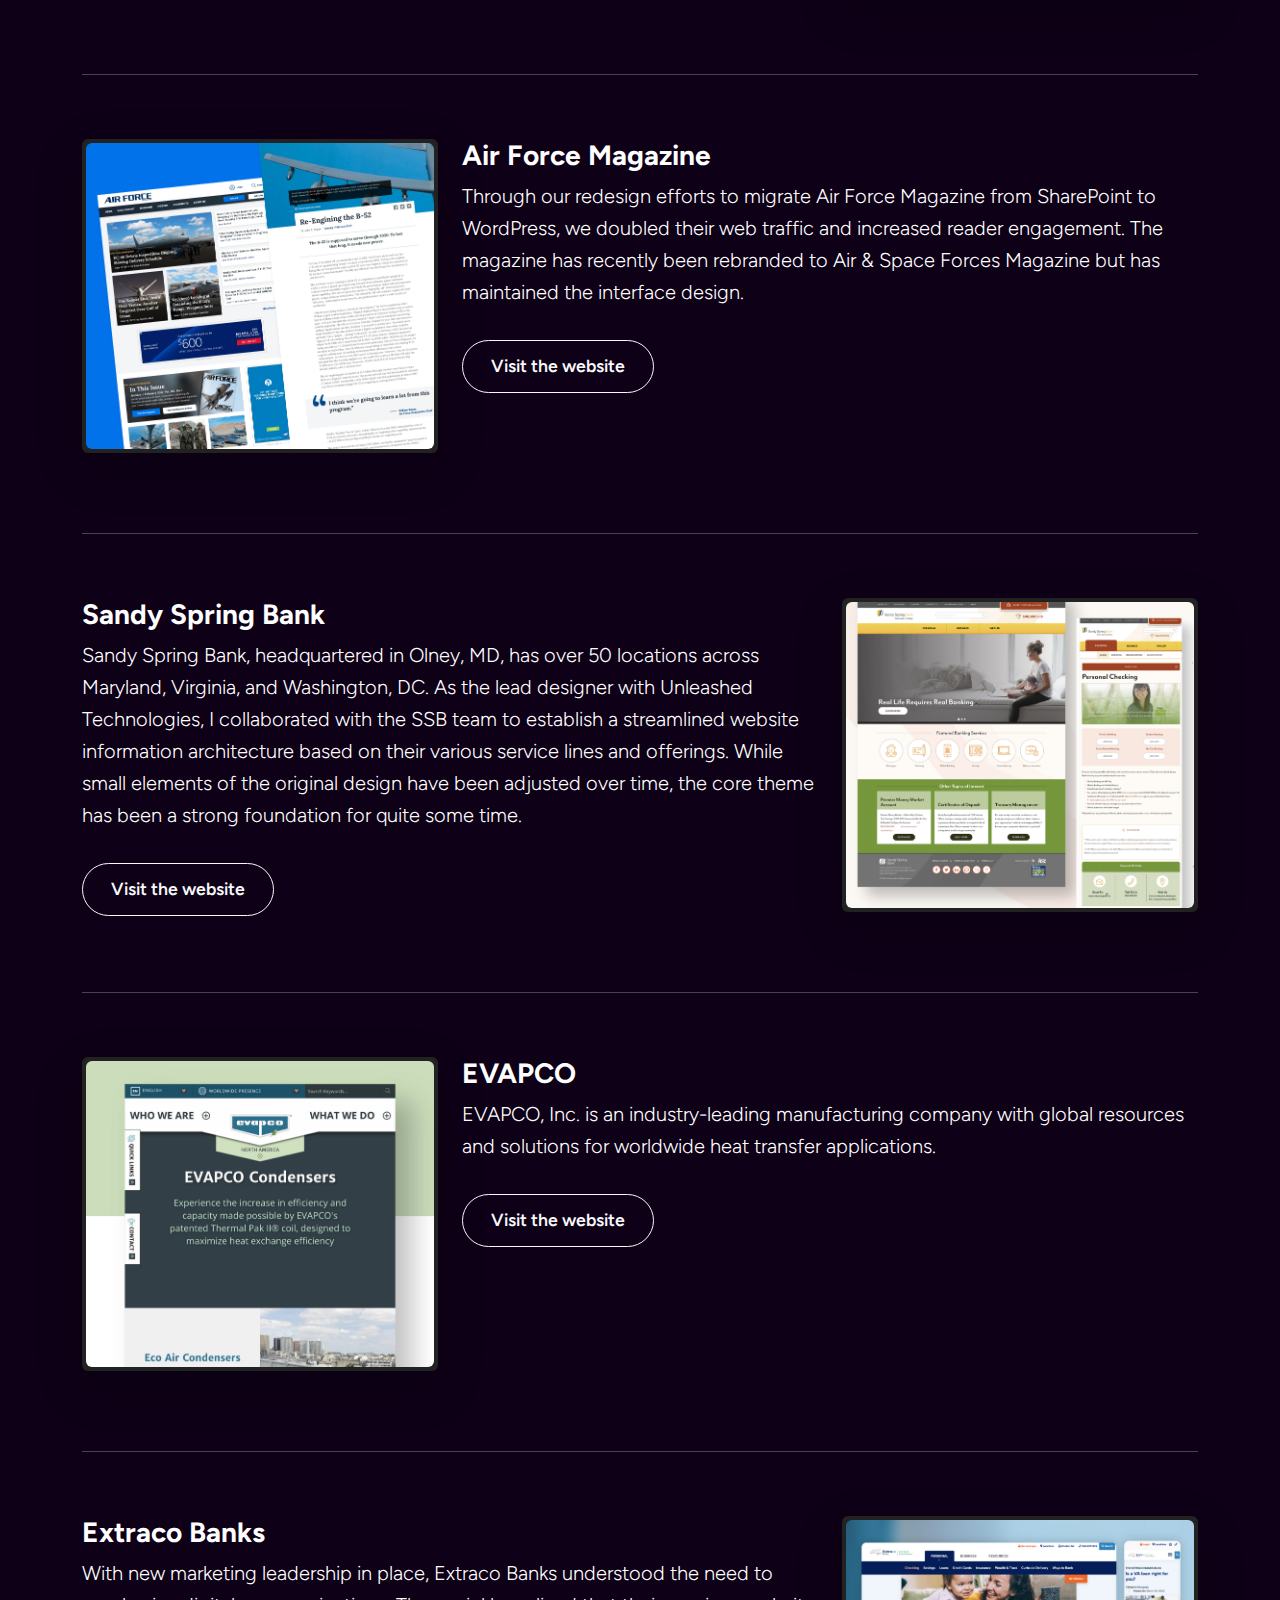
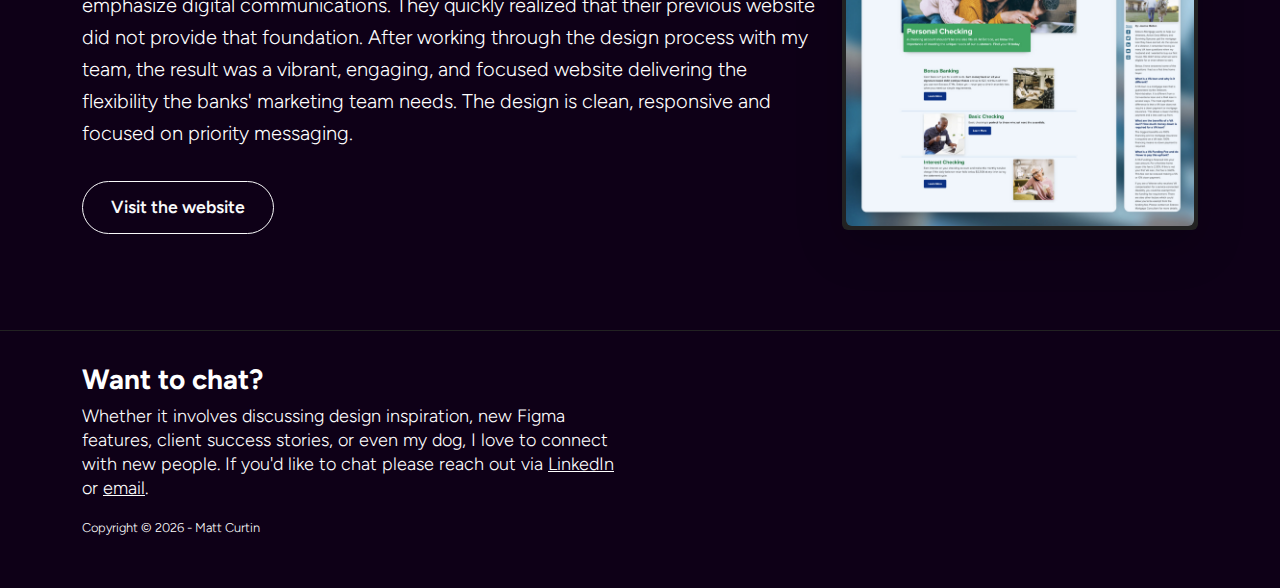
<file: work.html>
<!DOCTYPE html>
<html lang="en">
<head>
    <meta charset="UTF-8">
    <meta http-equiv="Content-Type" content="text/html; charset=utf-8">
    <meta name="X-UA-Compatible" content="ie=edge">
    <meta name="viewport" content="width=device-width,initial-scale=1">
    <title>Work | Matt Curtin - Digital Designer</title>
    <meta name="author" content="Matt Curtin">
    <meta name="description" content="Creative professional based in Baltimore, Maryland with 15+ years of agency experience. Possesses a strong design background while being well-versed in several programing languages and open-source platforms.">
  
    <!-- Max 150 Char -->
    <meta name="keywords" content="Curtin, Matt, Portfolio, Resume, Drupal, Magento, Figma, Developer, Designer">
    <meta name="robots" content="index, follow">

    <!-- Favicon Includes -->
    <link rel="apple-touch-icon" sizes="180x180" href="favicon/apple-touch-icon.png">
    <link rel="icon" type="image/png" sizes="32x32" href="favicon/favicon-32x32.png">
    <link rel="icon" type="image/png" sizes="16x16" href="favicon/favicon-16x16.png">
    <link rel="manifest" href="favicon/site.webmanifest">
    <link rel="mask-icon" href="favicon/safari-pinned-tab.svg" color="#910a67">
    <meta name="msapplication-TileColor" content="#910a67">
    <meta name="theme-color" content="#910a67">

    <!-- Latest compiled and minified JavaScript -->
    <script src="https://code.jquery.com/jquery-3.5.1.min.js" integrity="sha256-9/aliU8dGd2tb6OSsuzixeV4y/faTqgFtohetphbbj0=" crossorigin="anonymous"></script>

    <!-- Load Bootstrap -->
    <link href="https://cdn.jsdelivr.net/npm/bootstrap@5.3.3/dist/css/bootstrap.min.css" rel="stylesheet" integrity="sha384-QWTKZyjpPEjISv5WaRU9OFeRpok6YctnYmDr5pNlyT2bRjXh0JMhjY6hW+ALEwIH" crossorigin="anonymous">
    <script src="https://cdn.jsdelivr.net/npm/bootstrap@5.3.3/dist/js/bootstrap.bundle.min.js" integrity="sha384-YvpcrYf0tY3lHB60NNkmXc5s9fDVZLESaAA55NDzOxhy9GkcIdslK1eN7N6jIeHz" crossorigin="anonymous"></script>

    <!-- Google Webfont Figtree -->
    <link rel="preconnect" href="https://fonts.googleapis.com">
    <link rel="preconnect" href="https://fonts.gstatic.com" crossorigin>
    <link href="https://fonts.googleapis.com/css2?family=Figtree:ital,wght@0,300..900;1,300..900&display=swap" rel="stylesheet">

    <link rel="stylesheet" href="css/mc_style.css" media="all">
    <link rel="stylesheet" href="css/hambugers.min.css" media="all">

    <script src="js/mc_custom.js"></script>
  
    <!-- Google tag (gtag.js) -->
    <script async src="https://www.googletagmanager.com/gtag/js?id=G-0MY7Y1X859"></script>
    <script>
      window.dataLayer = window.dataLayer || [];
      function gtag(){dataLayer.push(arguments);}
      gtag('js', new Date());

      gtag('config', 'G-0MY7Y1X859');
    </script>

</head>

<header class="header fixed-top p-2">
  <nav class="navbar navbar-expand-md">
  <div class="container-xxl">
    <div class="logo flex-grow-1">
      <a href="https://mattjcurtin.com/">
        <span class="icon">
          <img alt="Matt Curtin logomark" src="images/mc-logo.svg" />
        </span>
        <span class="logo-text">
          <span class="logo-text-main">Matt Curtin</span>
          <span class="logo-text-sub">Design Leader</span>
        </span>  
      </a>
    </div>
    
    <button class="navbar-toggler" type="button" data-bs-toggle="collapse" data-bs-target="#navbarNav" aria-controls="navbarNav" aria-expanded="false" aria-label="Toggle navigation">
      <span class="hamburger hamburger--slider js-hamburger">
          <span class="hamburger-box">
              <span class="hamburger-inner"></span>
          </span>
      </span>
    </button>
    
    <div class="collapse navbar-collapse" id="navbarNav">
      <ul class="navbar-nav">
        <li class="nav-item">
          <a class="nav-link" href="https://mattjcurtin.com/">Home</a>
        </li>
        <li class="nav-item">
          <a class="nav-link" href="https://mattjcurtin.com/about.html">About</a>
        </li>
        <li class="nav-item">
          <a class="nav-link active" aria-current="page" href="https://mattjcurtin.com/work.html">Work</a>
        </li>
        <li class="nav-item">
          <a class="nav-link" href="https://mattjcurtin.com/resume.html">Résumé</a>
        </li>
      </ul>
    </div>
  </div>
</nav>
  
</header>

<div class="hero-wrapper">
    <div class="container">
        <div class="row">
            <div class="col col-sm-8">
                <h1>Work</h1>
                <p>I have had the privilege to work with some fantastic clients and brands over the past few years from a wide range of industries. Below are a few sample projects that I'm proud of. More process details and design artifacts can be made available by request.</p>
            </div>
        </div>
    </div>
</div>

<div class="main-content-wrapper">
  
    <div class="container">
      
      <div class="row py-5">
        <div class="col col-12 col-sm-12 col-lg-4 order-lg-first">
          <div class="shadow-lg rounded-2 p-1 work-thumb">
            <img class="rounded-2" src="images/score-screen.jpg" />
          </div>
        </div>
        <div class="col col-12 col-sm-12 col-lg-8 order-lg-last">
          <h3>SCORE</h3>
          <p>
            Since 1964, SCORE has helped more than 11 million entrepreneurs start, grow or successfully exit a business. We helped SCORE reimagine their digital experience to better support their mentors, partners, and visitors.        
          </p>
          <div class="d-grid pt-3 gap-3 d-md-flex">
            <a class="btn btn-sm btn-outline-light" href="https://www.score.org/">Visit the SCORE website</a>
          </div>
        </div>
      </div>
      
      <hr />
  
      <div class="row py-5">
        <div class="col col-12 col-sm-12 col-lg-4 order-first order-lg-last">
          <div class="shadow-lg rounded-2 p-1 work-thumb">
            <img class="rounded-2" src="images/ochsner-app-screen.jpg" />
          </div>
        </div>
        <div class="col col-12 col-sm-12 col-lg-8 order-lg-first">
          <h3>MyOchsner app</h3>
          <p>
            Phase2 partnered with Ochsner Health to evolve their mobile approach and strategy. The result—the MyOchsner app. This new app improves the consumer experience, increases engagement, and expands the health system’s digital reach.         
          </p>
          <div class="d-grid pt-3 gap-3 d-md-flex">
            <a class="btn btn-sm btn-outline-light" href="https://www.phase2technology.com/case-study/ochsner-health">Read the case study</a>
            <a class="btn btn-sm btn-outline-light" href="https://apps.apple.com/us/app/myochsner/id1604261264">Download the app</a> 
          </div>
        </div>
      </div>
      
      <hr />
  
      <div class="row py-5">
            <div class="col col-12 col-sm-12 col-lg-4 order-lg-first">
              <div class="shadow-lg rounded-2 p-1 work-thumb">
                <img class="rounded-2" src="images/mich-med-screen.jpg" />
              </div>
            </div>
            <div class="col col-12 col-sm-12 col-lg-8 order-lg-last">
              <h3>Michigan Medicine</h3>
              <p>
                Michigan Medicine is a leader in life-saving medicine, delivering excellence in clinical care, research, and education. As the design lead with the Phase2 team, we collaborated with Michigan Medicine to establish a unified digital presence — pulling together their enterprise, clinical, research, and education web properties into one cohesive system. Our team provided them with a flexible component library to enable them to build consistent and engaging experiences across the entire framework.</p>
              <div class="d-grid pt-3 gap-3 d-md-flex">
                <a class="btn btn-sm btn-outline-light" href="https://www.phase2technology.com/case-study/michigan-medicine">Read the case study</a>
                <a class="btn btn-sm btn-outline-light" href="https://www.michiganmedicine.org/">Visit the website</a>
              </div>
            </div>
          </div>
      
      <hr />
  
          <div class="row py-5">
            <div class="col col-12 col-sm-12 col-lg-4 order-lg-last">
              <div class="shadow-lg rounded-2 p-1 work-thumb">
                <img class="rounded-2" src="images/gundersen-screen.jpg" />
              </div>
            </div>
            <div class="col col-12 col-sm-12 col-lg-8 order-lg-first">
              <h3>Gundersen Health</h3>
              <p>
                GHS came to Phase2 for the design and development of their new unified digital front door — a collection of platforms housed under one system. We collaborated with their team to establish a new design system that brought them brand consistency, flexibility, and impact.   
              </p>
              <div class="d-grid pt-3 gap-3 d-md-flex">
                <a class="btn btn-sm btn-outline-light" href="https://www.phase2technology.com/case-study/gundersen">Read the case study</a>
                <a class="btn btn-sm btn-outline-light" href="https://www.gundersenhealth.org/">Visit the GHS website</a>  
              </div>
            </div>
          </div>
      
      <hr />
      
          <div class="row py-5">
            <div class="col col-12 col-sm-12 col-lg-4 order-lg-first">
              <div class="shadow-lg rounded-2 p-1 work-thumb">
                <img class="rounded-2" src="images/nafsa-screen.jpg" />
              </div>
            </div>
            <div class="col col-12 col-sm-12 col-lg-8 order-lg-last">
              <h3>NAFSA: Association of International Educators</h3>
              <p>
                At the end of the project, NAFSA had a new flexible website that allowed their passion for international education to shine through. Visitors are more engaged and can more easily find pertinent content, while administrators have a platform that can easily update website content for those visitors. <br /><br />
            <a class="btn btn-sm btn-outline-light" href="https://www.nafsa.org/">Visit the website</a>     
              </p>
            </div>
          </div>
      
      <hr />
      
          <div class="row py-5">
            <div class="col col-12 col-sm-12 col-lg-4 order-lg-last">
              <div class="shadow-lg rounded-2 p-1 work-thumb">
                <img class="rounded-2" src="images/ngaus-screen.jpg" />
              </div>
            </div>
            <div class="col col-12 col-sm-12 col-lg-8 order-lg-first">
              <h3>National Guard Association (NGAUS)</h3>
              <p>
                Our website initiative with NGAUS focused on a redesign of the primary website holistically. We worked with NGAUS to create a digital experience that better represents the mission of the organization and better supports their strategic memberships and communication goals.  
              </p>
              <div class="d-grid pt-3 gap-3 d-md-flex">
                <a class="btn btn-sm btn-outline-light" href="https://www.ngaus.org/">Visit the website</a>  
              </div>
            </div>
          </div>
      
      <hr />
      
      <div class="row py-5">
            <div class="col col-12 col-sm-12 col-lg-4 order-lg-first">
              <div class="shadow-lg rounded-2 p-1 work-thumb">
                <img class="rounded-2" src="images/afmag-screen.jpg" />
              </div>
            </div>
            <div class="col col-12 col-sm-12 col-lg-8 order-lg-last">
              <h3>Air Force Magazine</h3>
              <p>
                Through our redesign efforts to migrate Air Force Magazine from SharePoint to WordPress, we doubled their web traffic and increased reader engagement. The magazine has recently been rebranded to Air &amp; Space Forces Magazine but has maintained the interface design.
              </p>
              <div class="d-grid pt-3 gap-3 d-md-flex">
                <a class="btn btn-sm btn-outline-light" href="https://www.airandspaceforces.com/">Visit the website</a>  
              </div>
            </div>
          </div>
      
      <hr />
      
      <div class="row py-5">
            <div class="col col-12 col-sm-12 col-lg-4 order-lg-last">
              <div class="shadow-lg rounded-2 p-1 work-thumb">
                <img class="rounded-2" src="images/ssb-thumbs.jpg" />
              </div>
            </div>
            <div class="col col-12 col-sm-12 col-lg-8 order-lg-first">
              <h3>Sandy Spring Bank</h3>
              <p>
                Sandy Spring Bank, headquartered in Olney, MD, has over 50 locations across Maryland, Virginia, and Washington, DC. As the lead designer with Unleashed Technologies, I collaborated with the SSB team to establish a streamlined website information architecture based on their various service lines and offerings. While small elements of the original design have been adjusted over time, the core theme has been a strong foundation for quite some time.    
              </p>
              <div class="d-grid pt-3 gap-3 d-md-flex">
                <a class="btn btn-sm btn-outline-light" href="https://www.sandyspringbank.com/">Visit the website</a> 
              </div>
            </div>
          </div>
      
      <hr />
      
      <div class="row py-5">
            <div class="col col-12 col-sm-12 col-lg-4 order-lg-first">
              <div class="shadow-lg rounded-2 p-1 work-thumb">
                <img class="rounded-2" src="images/evapco-screen.jpg" />
              </div>
            </div>
            <div class="col col-12 col-sm-12 col-lg-8 order-lg-last">
              <h3>EVAPCO</h3>
              <p>
                EVAPCO, Inc. is an industry-leading manufacturing company with global resources and solutions for worldwide heat transfer applications.
              </p>
              <div class="d-grid pt-3 gap-3 d-md-flex">
                <a class="btn btn-sm btn-outline-light" href="https://www.evapco.com/">Visit the website</a> 
              </div>
            </div>
          </div>
      
      <hr />
      
          <div class="row py-5">
            <div class="col col-12 col-sm-12 col-lg-4 order-lg-last">
              <div class="shadow-lg rounded-2 p-1 work-thumb">
                <img class="rounded-2" src="images/extraco-screen.jpg" />
              </div>
            </div>
            <div class="col col-12 col-sm-12 col-lg-8 order-lg-first">
              <h3>Extraco Banks</h3>
              <p>
                With new marketing leadership in place, Extraco Banks understood the need to emphasize digital communications. They quickly realized that their previous website did not provide that foundation. After working through the design process with my team, the result was a vibrant, engaging, and focused website delivering the flexibility the banks' marketing team needs. The design is clean, responsive and focused on priority messaging. <br /><br />
            <a class="btn btn-sm btn-outline-light" href="https://www.extracobanks.com/">Visit the website</a>     
              </p>
            </div>
          </div>
          
    </div>
</div>

<footer class="footer">
    <div class="footer-container container-xxl">
        <div class="container">
          <div class="row">
            <div class="col col-12 col-sm-12 col-md-6">
              <h3>Want to chat?</h3>
              <p>Whether it involves discussing design inspiration, new Figma features, client success stories, or even my dog, I love to connect with new people. If you'd like to chat please reach out via <a href="https://www.linkedin.com/in/matthewjcurtin/">LinkedIn</a> or <a href="mailto: mjcurtin@gmail.com">email</a>.</p>
              <p class="copyright">Copyright &copy; <script>document.write( new Date().getFullYear() );</script> - Matt Curtin</p>
            </div>
          </div>
        </div>
    </div>
</footer>
</html>
</file>
<file: css/mc_style.css>
/*****
  Base Stylesheet for Matt Curtin Portfolio Site
*****/

body {
  background: #0E0017;
  color: #fff;
  font-family: 'Figtree', 'Helvetica Neue', Helvetica, Arial, sans-serif;
  font-optical-sizing: auto;
  padding-top: 110px;
}

p {
  color: #fff;
  font-size: 16px;
  font-weight: 300;
  line-height: 22px;
}

a {
  color: #0B43AA;
}

a:hover,
a:focus {
  color: #003366;
  text-decoration: underline;
}

.link {
  color: #fff;
  font-weight: 700;
}

.link:hover,
.link:focus {
  color: #f88cd6;
}

img {
  max-width: 100%;
}

h1,
h2,
h3,
h4 {
  font-weight: 700;
}

.header {
  background: #010002;
  box-shadow: 0 .25em .25em -.125em rgba(0,0,0,.25), 0 .5em 1.25em rgba(0,0,0,.25);
}

.header-container {
  text-align: center;
}

.navbar-header {
  width: 100%;
}

.navbar-toggler {
  padding: .25rem 0;
}

.navbar-header:after {
  clear: both;
  content: '';
  display: block;
}

.logo {
  display: inline-block;
  padding: 10px 0;
}

.logo a {
  display: block;
}

.logo a,
.logo a:hover,
.logo a:focus {
  text-decoration: none;
}

.logo .icon {
  display: inline-block;
  margin-right: 15px;
  margin-top: 5px;
  vertical-align: middle;
  width: 50px;
}

.logo .logo-text {
  color: #fff;
  display: inline-block;
  text-align: left;
  vertical-align: middle;
}

.logo-text-main {
  display: block;
  font-size: 24px;
  font-weight: 600;
  margin-bottom: -2px;
}

.logo-text-sub {
  display: block;
  font-size: 15px;
  font-weight: 300;
  text-transform: uppercase;
}

.logo .name,
.logo .tagline {
  display: block;
}

.navbar-toggle {
  border-radius: 0;
  display: block;
  float: left;
  margin: 0;
}

.navbar-toggle.is-open {
  background: #f6f0f7;
}

.navbar-expand-lg .navbar-nav {
  display: block;
}

.menu-text {
  color: #4f4f4f;
  font-size: 22px;
  font-weight: 700;
  text-transform: uppercase;
}

.offcanvas-collapse {
  position: fixed;
  top:92px;
  bottom: 0;
  right: -300px;
  width: 300px;
  padding-top: 2rem;
  overflow-y: auto;
  visibility: hidden;
  background-color: #1b2a41;
  transition-timing-function: ease-in-out;
  transition-duration: .3s;
  transition-property: right, visibility;
}

.offcanvas-collapse.open {
  right: 0;
  visibility: visible;
}

.nav-scroller {
  position: relative;
  z-index: 2;
  height: 2.75rem;
  overflow-y: hidden;
}

.navbar-nav {
  width: 100%;
}

.navbar-nav li {
  border-bottom: 1px solid #000;
}

.navbar-nav a {
  color: #fff;
  font-size: 25px;
  font-weight: 400;
  padding: 1rem;
  transition-timing-function: ease-in-out;
  transition-duration: .3s;
  transition-property: color;
}

.navbar-nav a:hover,
.navbar-nav a:focus {
  color: #f88cd6;
  text-decoration: none;
}

.navbar-nav .nav-link.active, .navbar-nav .nav-link.show, .navbar-nav a.active {
  color: #f88cd6;
}

.nav-scroller .nav {
  padding-bottom: 1rem;
  margin-top: -1px;
  overflow-x: auto;
  text-align: center;
  white-space: nowrap;
  -webkit-overflow-scrolling: touch;
}

.nav-underline .nav-link {
  padding-top: .75rem;
  padding-bottom: .75rem;
  font-size: .875rem;
  color: #6c757d;
}

.nav-underline .nav-link:hover {
  color: #007bff;
}

.nav-underline .active {
  font-weight: 500;
  color: #343a40;
}

.main-navigation-wrapper {
  background: #f6f0f7;
}

.hero-wrapper {
  background-image: linear-gradient(to left top, #910a67, #870c60, #7d0d58, #740e51, #6a0e4a, #640c48, #5d0b47, #570945, #520648, #4c054c, #45064f, #3c0753);
  color: #fff;
  overflow: hidden;
  padding: 25px 0;
  position: relative;
}

.hero-wrapper::after {
  background: url('../images/hero-lines.svg') no-repeat left top;
  background-size: cover;
  content: '';
  display: block;
  height: 100%;
  right: -45%;
  opacity: .25;
  position: absolute;
  top: 0;
  width: 100%;
}

.hero-wrapper .container {
  position: relative;
  z-index: 100;
}

.hero-wrapper h1 {
  color: #fff;
}

.hero-wrapper p {
  color: #fff;
}

.hero-wrapper a {
  color: #fff;
  font-weight: 700;
}

.content-section {
  padding: 25px 0;
}

.card {
  border-radius: 0;
}

.main-content-wrapper {
  padding: 2rem 0;
}

.main-content-wrapper h2 {
  font-size: 30px;
  margin-bottom: 15px;
}

.main-content-wrapper p {
  font-size: 16px;
  line-height: 28px;
}

b, strong {
  font-weight: 700;
}

.main-content-wrapper ul {
  font-size: 16px;
  line-height: 28px;
}

.work-thumb {
  background: #222;
  margin-bottom: 1rem;
}

.btn {
  border-radius: 60px;
  font-size: 1.1rem;
  font-weight: 600;
  padding: 12px 28px;
}

.btn-lg {
  font-size: 1.4rem;
  padding: 16px 32px;
}

.btn-primary {
  background: #910A67;
  border-color: #910A67;
}

.btn-primary:hover {
  background: #720851;
  border-color: #720851;
}

.hero-wrapper .btn-light {
  color: #0E0017;
}

.hero-wrapper .btn-light:hover {
  background: #0E0017;
  border-color: #0E0017;
  color: #fff;
}

.figure-caption {
  color: #fff;
  font-size: .9rem;
}

.footer a {
  color: #fff;
}

.footer a:hover, 
.footer a:focus {
  color: #f88cd6;
}

.footer-container {
  border-top: 1px solid #222;
  padding: 2rem 0;
}

.copyright {
  font-size: .8rem;
  font-weight: 300;
}

/** Tablet Media Queries **/

@media (min-width: 768px) {

  p {
    font-size: 18px;
    line-height: 24px;
  }
  
  .main-content-wrapper p {
    font-size: 20px;
    line-height: 32px;
  }
  
  .main-content-wrapper ul {
    font-size: 20px;
    line-height: 32px;
}
  
  .main-content-wrapper .figure-caption {
    font-size: 14px;
    line-height: 18px;
  }

  .navbar-nav {
    align-items: flex-end;
    gap: 2rem;
    justify-content: flex-end;
    text-align: right;
  }

  .navbar-nav > li {
    display: inline-block;
  }

  .navbar-toggle {
    padding: 40px 25px;
  }

  .hero-wrapper {
    padding: 65px 0;
  }
  
  .hero-wrapper::after {
    opacity: .35;
  }

  .hero-wrapper h1 {
    font-size: 64px;
    margin-bottom: 10px;
  }

  .hero-wrapper p {
    font-size: 20px;
    line-height: 30px;
  }

  .content-section {
    padding: 50px 0;
  }

  .main-content-wrapper h2 {
    font-size: 42px;
  }
}

/* Custom Media Query */
@media (min-width: 992px) and (max-width: 1200px) {
  .hero-wrapper img {
    max-width: 125%;
  }
}

/* Desktop Media Queries */
@media (min-width: 1200px) {
  .hero-wrapper h1 {
    font-size: 75px;
    margin-bottom: 18px;
  }
}
</file>
<file: css/hambugers.min.css>
/*!
 * Hamburgers
 * @description Tasty CSS-animated hamburgers
 * @author Jonathan Suh @jonsuh
 * @site https://jonsuh.com/hamburgers
 * @link https://github.com/jonsuh/hamburgers
 */.hamburger{font:inherit;display:inline-block;overflow:visible;margin:0;padding:8px;cursor:pointer;transition-timing-function:linear;transition-duration:.15s;transition-property:opacity,filter;text-transform:none;color:inherit;border:0;background-color:transparent}.hamburger.is-active:hover,.hamburger:hover{opacity:.7}.hamburger.is-active .hamburger-inner,.hamburger.is-active .hamburger-inner:after,.hamburger.is-active .hamburger-inner:before{background-color:#fff}.hamburger-box{position:relative;display:inline-block;width:35px;height:24px}.hamburger-inner{top:50%;display:block;margin-top:-2px}.hamburger-inner,.hamburger-inner:after,.hamburger-inner:before{position:absolute;width:35px;height:4px;transition-timing-function:ease;transition-duration:.15s;transition-property:transform;border-radius:4px;background-color:#fff}.hamburger-inner:after,.hamburger-inner:before{display:block;content:""}.hamburger-inner:before{top:-10px}.hamburger-inner:after{bottom:-10px}.hamburger--3dx .hamburger-box{perspective:80px}.hamburger--3dx .hamburger-inner{transition:transform .15s cubic-bezier(.645,.045,.355,1),background-color 0s cubic-bezier(.645,.045,.355,1) .1s}.hamburger--3dx .hamburger-inner:after,.hamburger--3dx .hamburger-inner:before{transition:transform 0s cubic-bezier(.645,.045,.355,1) .1s}.hamburger--3dx.is-active .hamburger-inner{transform:rotateY(180deg);background-color:transparent!important}.hamburger--3dx.is-active .hamburger-inner:before{transform:translate3d(0,10px,0) rotate(45deg)}.hamburger--3dx.is-active .hamburger-inner:after{transform:translate3d(0,-10px,0) rotate(-45deg)}.hamburger--3dx-r .hamburger-box{perspective:80px}.hamburger--3dx-r .hamburger-inner{transition:transform .15s cubic-bezier(.645,.045,.355,1),background-color 0s cubic-bezier(.645,.045,.355,1) .1s}.hamburger--3dx-r .hamburger-inner:after,.hamburger--3dx-r .hamburger-inner:before{transition:transform 0s cubic-bezier(.645,.045,.355,1) .1s}.hamburger--3dx-r.is-active .hamburger-inner{transform:rotateY(-180deg);background-color:transparent!important}.hamburger--3dx-r.is-active .hamburger-inner:before{transform:translate3d(0,10px,0) rotate(45deg)}.hamburger--3dx-r.is-active .hamburger-inner:after{transform:translate3d(0,-10px,0) rotate(-45deg)}.hamburger--3dy .hamburger-box{perspective:80px}.hamburger--3dy .hamburger-inner{transition:transform .15s cubic-bezier(.645,.045,.355,1),background-color 0s cubic-bezier(.645,.045,.355,1) .1s}.hamburger--3dy .hamburger-inner:after,.hamburger--3dy .hamburger-inner:before{transition:transform 0s cubic-bezier(.645,.045,.355,1) .1s}.hamburger--3dy.is-active .hamburger-inner{transform:rotateX(-180deg);background-color:transparent!important}.hamburger--3dy.is-active .hamburger-inner:before{transform:translate3d(0,10px,0) rotate(45deg)}.hamburger--3dy.is-active .hamburger-inner:after{transform:translate3d(0,-10px,0) rotate(-45deg)}.hamburger--3dy-r .hamburger-box{perspective:80px}.hamburger--3dy-r .hamburger-inner{transition:transform .15s cubic-bezier(.645,.045,.355,1),background-color 0s cubic-bezier(.645,.045,.355,1) .1s}.hamburger--3dy-r .hamburger-inner:after,.hamburger--3dy-r .hamburger-inner:before{transition:transform 0s cubic-bezier(.645,.045,.355,1) .1s}.hamburger--3dy-r.is-active .hamburger-inner{transform:rotateX(180deg);background-color:transparent!important}.hamburger--3dy-r.is-active .hamburger-inner:before{transform:translate3d(0,10px,0) rotate(45deg)}.hamburger--3dy-r.is-active .hamburger-inner:after{transform:translate3d(0,-10px,0) rotate(-45deg)}.hamburger--3dxy .hamburger-box{perspective:80px}.hamburger--3dxy .hamburger-inner{transition:transform .15s cubic-bezier(.645,.045,.355,1),background-color 0s cubic-bezier(.645,.045,.355,1) .1s}.hamburger--3dxy .hamburger-inner:after,.hamburger--3dxy .hamburger-inner:before{transition:transform 0s cubic-bezier(.645,.045,.355,1) .1s}.hamburger--3dxy.is-active .hamburger-inner{transform:rotateX(180deg) rotateY(180deg);background-color:transparent!important}.hamburger--3dxy.is-active .hamburger-inner:before{transform:translate3d(0,10px,0) rotate(45deg)}.hamburger--3dxy.is-active .hamburger-inner:after{transform:translate3d(0,-10px,0) rotate(-45deg)}.hamburger--3dxy-r .hamburger-box{perspective:80px}.hamburger--3dxy-r .hamburger-inner{transition:transform .15s cubic-bezier(.645,.045,.355,1),background-color 0s cubic-bezier(.645,.045,.355,1) .1s}.hamburger--3dxy-r .hamburger-inner:after,.hamburger--3dxy-r .hamburger-inner:before{transition:transform 0s cubic-bezier(.645,.045,.355,1) .1s}.hamburger--3dxy-r.is-active .hamburger-inner{transform:rotateX(180deg) rotateY(180deg) rotate(-180deg);background-color:transparent!important}.hamburger--3dxy-r.is-active .hamburger-inner:before{transform:translate3d(0,10px,0) rotate(45deg)}.hamburger--3dxy-r.is-active .hamburger-inner:after{transform:translate3d(0,-10px,0) rotate(-45deg)}.hamburger--arrow.is-active .hamburger-inner:before{transform:translate3d(-8px,0,0) rotate(-45deg) scaleX(.7)}.hamburger--arrow.is-active .hamburger-inner:after{transform:translate3d(-8px,0,0) rotate(45deg) scaleX(.7)}.hamburger--arrow-r.is-active .hamburger-inner:before{transform:translate3d(8px,0,0) rotate(45deg) scaleX(.7)}.hamburger--arrow-r.is-active .hamburger-inner:after{transform:translate3d(8px,0,0) rotate(-45deg) scaleX(.7)}.hamburger--arrowalt .hamburger-inner:before{transition:top .1s ease .1s,transform .1s cubic-bezier(.165,.84,.44,1)}.hamburger--arrowalt .hamburger-inner:after{transition:bottom .1s ease .1s,transform .1s cubic-bezier(.165,.84,.44,1)}.hamburger--arrowalt.is-active .hamburger-inner:before{top:0;transition:top .1s ease,transform .1s cubic-bezier(.895,.03,.685,.22) .1s;transform:translate3d(-8px,-10px,0) rotate(-45deg) scaleX(.7)}.hamburger--arrowalt.is-active .hamburger-inner:after{bottom:0;transition:bottom .1s ease,transform .1s cubic-bezier(.895,.03,.685,.22) .1s;transform:translate3d(-8px,10px,0) rotate(45deg) scaleX(.7)}.hamburger--arrowalt-r .hamburger-inner:before{transition:top .1s ease .1s,transform .1s cubic-bezier(.165,.84,.44,1)}.hamburger--arrowalt-r .hamburger-inner:after{transition:bottom .1s ease .1s,transform .1s cubic-bezier(.165,.84,.44,1)}.hamburger--arrowalt-r.is-active .hamburger-inner:before{top:0;transition:top .1s ease,transform .1s cubic-bezier(.895,.03,.685,.22) .1s;transform:translate3d(8px,-10px,0) rotate(45deg) scaleX(.7)}.hamburger--arrowalt-r.is-active .hamburger-inner:after{bottom:0;transition:bottom .1s ease,transform .1s cubic-bezier(.895,.03,.685,.22) .1s;transform:translate3d(8px,10px,0) rotate(-45deg) scaleX(.7)}.hamburger--arrowturn.is-active .hamburger-inner{transform:rotate(-180deg)}.hamburger--arrowturn.is-active .hamburger-inner:before{transform:translate3d(8px,0,0) rotate(45deg) scaleX(.7)}.hamburger--arrowturn.is-active .hamburger-inner:after{transform:translate3d(8px,0,0) rotate(-45deg) scaleX(.7)}.hamburger--arrowturn-r.is-active .hamburger-inner{transform:rotate(-180deg)}.hamburger--arrowturn-r.is-active .hamburger-inner:before{transform:translate3d(-8px,0,0) rotate(-45deg) scaleX(.7)}.hamburger--arrowturn-r.is-active .hamburger-inner:after{transform:translate3d(-8px,0,0) rotate(45deg) scaleX(.7)}.hamburger--boring .hamburger-inner,.hamburger--boring .hamburger-inner:after,.hamburger--boring .hamburger-inner:before{transition-property:none}.hamburger--boring.is-active .hamburger-inner{transform:rotate(45deg)}.hamburger--boring.is-active .hamburger-inner:before{top:0;opacity:0}.hamburger--boring.is-active .hamburger-inner:after{bottom:0;transform:rotate(-90deg)}.hamburger--collapse .hamburger-inner{top:auto;bottom:0;transition-delay:.13s;transition-timing-function:cubic-bezier(.55,.055,.675,.19);transition-duration:.13s}.hamburger--collapse .hamburger-inner:after{top:-20px;transition:top .2s cubic-bezier(.33333,.66667,.66667,1) .2s,opacity .1s linear}.hamburger--collapse .hamburger-inner:before{transition:top .12s cubic-bezier(.33333,.66667,.66667,1) .2s,transform .13s cubic-bezier(.55,.055,.675,.19)}.hamburger--collapse.is-active .hamburger-inner{transition-delay:.22s;transition-timing-function:cubic-bezier(.215,.61,.355,1);transform:translate3d(0,-10px,0) rotate(-45deg)}.hamburger--collapse.is-active .hamburger-inner:after{top:0;transition:top .2s cubic-bezier(.33333,0,.66667,.33333),opacity .1s linear .22s;opacity:0}.hamburger--collapse.is-active .hamburger-inner:before{top:0;transition:top .1s cubic-bezier(.33333,0,.66667,.33333) .16s,transform .13s cubic-bezier(.215,.61,.355,1) .25s;transform:rotate(-90deg)}.hamburger--collapse-r .hamburger-inner{top:auto;bottom:0;transition-delay:.13s;transition-timing-function:cubic-bezier(.55,.055,.675,.19);transition-duration:.13s}.hamburger--collapse-r .hamburger-inner:after{top:-20px;transition:top .2s cubic-bezier(.33333,.66667,.66667,1) .2s,opacity .1s linear}.hamburger--collapse-r .hamburger-inner:before{transition:top .12s cubic-bezier(.33333,.66667,.66667,1) .2s,transform .13s cubic-bezier(.55,.055,.675,.19)}.hamburger--collapse-r.is-active .hamburger-inner{transition-delay:.22s;transition-timing-function:cubic-bezier(.215,.61,.355,1);transform:translate3d(0,-10px,0) rotate(45deg)}.hamburger--collapse-r.is-active .hamburger-inner:after{top:0;transition:top .2s cubic-bezier(.33333,0,.66667,.33333),opacity .1s linear .22s;opacity:0}.hamburger--collapse-r.is-active .hamburger-inner:before{top:0;transition:top .1s cubic-bezier(.33333,0,.66667,.33333) .16s,transform .13s cubic-bezier(.215,.61,.355,1) .25s;transform:rotate(90deg)}.hamburger--elastic .hamburger-inner{top:2px;transition-timing-function:cubic-bezier(.68,-.55,.265,1.55);transition-duration:.275s}.hamburger--elastic .hamburger-inner:before{top:10px;transition:opacity .125s ease .275s}.hamburger--elastic .hamburger-inner:after{top:20px;transition:transform .275s cubic-bezier(.68,-.55,.265,1.55)}.hamburger--elastic.is-active .hamburger-inner{transition-delay:75ms;transform:translate3d(0,10px,0) rotate(135deg)}.hamburger--elastic.is-active .hamburger-inner:before{transition-delay:0s;opacity:0}.hamburger--elastic.is-active .hamburger-inner:after{transition-delay:75ms;transform:translate3d(0,-20px,0) rotate(-270deg)}.hamburger--elastic-r .hamburger-inner{top:2px;transition-timing-function:cubic-bezier(.68,-.55,.265,1.55);transition-duration:.275s}.hamburger--elastic-r .hamburger-inner:before{top:10px;transition:opacity .125s ease .275s}.hamburger--elastic-r .hamburger-inner:after{top:20px;transition:transform .275s cubic-bezier(.68,-.55,.265,1.55)}.hamburger--elastic-r.is-active .hamburger-inner{transition-delay:75ms;transform:translate3d(0,10px,0) rotate(-135deg)}.hamburger--elastic-r.is-active .hamburger-inner:before{transition-delay:0s;opacity:0}.hamburger--elastic-r.is-active .hamburger-inner:after{transition-delay:75ms;transform:translate3d(0,-20px,0) rotate(270deg)}.hamburger--emphatic{overflow:hidden}.hamburger--emphatic .hamburger-inner{transition:background-color .125s ease-in .175s}.hamburger--emphatic .hamburger-inner:before{left:0;transition:transform .125s cubic-bezier(.6,.04,.98,.335),top .05s linear .125s,left .125s ease-in .175s}.hamburger--emphatic .hamburger-inner:after{top:10px;right:0;transition:transform .125s cubic-bezier(.6,.04,.98,.335),top .05s linear .125s,right .125s ease-in .175s}.hamburger--emphatic.is-active .hamburger-inner{transition-delay:0s;transition-timing-function:ease-out;background-color:transparent!important}.hamburger--emphatic.is-active .hamburger-inner:before{top:-80px;left:-80px;transition:left .125s ease-out,top .05s linear .125s,transform .125s cubic-bezier(.075,.82,.165,1) .175s;transform:translate3d(80px,80px,0) rotate(45deg)}.hamburger--emphatic.is-active .hamburger-inner:after{top:-80px;right:-80px;transition:right .125s ease-out,top .05s linear .125s,transform .125s cubic-bezier(.075,.82,.165,1) .175s;transform:translate3d(-80px,80px,0) rotate(-45deg)}.hamburger--emphatic-r{overflow:hidden}.hamburger--emphatic-r .hamburger-inner{transition:background-color .125s ease-in .175s}.hamburger--emphatic-r .hamburger-inner:before{left:0;transition:transform .125s cubic-bezier(.6,.04,.98,.335),top .05s linear .125s,left .125s ease-in .175s}.hamburger--emphatic-r .hamburger-inner:after{top:10px;right:0;transition:transform .125s cubic-bezier(.6,.04,.98,.335),top .05s linear .125s,right .125s ease-in .175s}.hamburger--emphatic-r.is-active .hamburger-inner{transition-delay:0s;transition-timing-function:ease-out;background-color:transparent!important}.hamburger--emphatic-r.is-active .hamburger-inner:before{top:80px;left:-80px;transition:left .125s ease-out,top .05s linear .125s,transform .125s cubic-bezier(.075,.82,.165,1) .175s;transform:translate3d(80px,-80px,0) rotate(-45deg)}.hamburger--emphatic-r.is-active .hamburger-inner:after{top:80px;right:-80px;transition:right .125s ease-out,top .05s linear .125s,transform .125s cubic-bezier(.075,.82,.165,1) .175s;transform:translate3d(-80px,-80px,0) rotate(45deg)}.hamburger--minus .hamburger-inner:after,.hamburger--minus .hamburger-inner:before{transition:bottom .08s ease-out 0s,top .08s ease-out 0s,opacity 0s linear}.hamburger--minus.is-active .hamburger-inner:after,.hamburger--minus.is-active .hamburger-inner:before{transition:bottom .08s ease-out,top .08s ease-out,opacity 0s linear .08s;opacity:0}.hamburger--minus.is-active .hamburger-inner:before{top:0}.hamburger--minus.is-active .hamburger-inner:after{bottom:0}.hamburger--slider .hamburger-inner{top:2px}.hamburger--slider .hamburger-inner:before{top:10px;transition-timing-function:ease;transition-duration:.15s;transition-property:transform,opacity}.hamburger--slider .hamburger-inner:after{top:20px}.hamburger--slider.is-active .hamburger-inner{transform:translate3d(0,10px,0) rotate(45deg)}.hamburger--slider.is-active .hamburger-inner:before{transform:rotate(-45deg) translate3d(-5.71429px,-6px,0);opacity:0}.hamburger--slider.is-active .hamburger-inner:after{transform:translate3d(0,-20px,0) rotate(-90deg)}.hamburger--slider-r .hamburger-inner{top:2px}.hamburger--slider-r .hamburger-inner:before{top:10px;transition-timing-function:ease;transition-duration:.15s;transition-property:transform,opacity}.hamburger--slider-r .hamburger-inner:after{top:20px}.hamburger--slider-r.is-active .hamburger-inner{transform:translate3d(0,10px,0) rotate(-45deg)}.hamburger--slider-r.is-active .hamburger-inner:before{transform:rotate(45deg) translate3d(5.71429px,-6px,0);opacity:0}.hamburger--slider-r.is-active .hamburger-inner:after{transform:translate3d(0,-20px,0) rotate(90deg)}.hamburger--spin .hamburger-inner{transition-timing-function:cubic-bezier(.55,.055,.675,.19);transition-duration:.22s}.hamburger--spin .hamburger-inner:before{transition:top .1s ease-in .25s,opacity .1s ease-in}.hamburger--spin .hamburger-inner:after{transition:bottom .1s ease-in .25s,transform .22s cubic-bezier(.55,.055,.675,.19)}.hamburger--spin.is-active .hamburger-inner{transition-delay:.12s;transition-timing-function:cubic-bezier(.215,.61,.355,1);transform:rotate(225deg)}.hamburger--spin.is-active .hamburger-inner:before{top:0;transition:top .1s ease-out,opacity .1s ease-out .12s;opacity:0}.hamburger--spin.is-active .hamburger-inner:after{bottom:0;transition:bottom .1s ease-out,transform .22s cubic-bezier(.215,.61,.355,1) .12s;transform:rotate(-90deg)}.hamburger--spin-r .hamburger-inner{transition-timing-function:cubic-bezier(.55,.055,.675,.19);transition-duration:.22s}.hamburger--spin-r .hamburger-inner:before{transition:top .1s ease-in .25s,opacity .1s ease-in}.hamburger--spin-r .hamburger-inner:after{transition:bottom .1s ease-in .25s,transform .22s cubic-bezier(.55,.055,.675,.19)}.hamburger--spin-r.is-active .hamburger-inner{transition-delay:.12s;transition-timing-function:cubic-bezier(.215,.61,.355,1);transform:rotate(-225deg)}.hamburger--spin-r.is-active .hamburger-inner:before{top:0;transition:top .1s ease-out,opacity .1s ease-out .12s;opacity:0}.hamburger--spin-r.is-active .hamburger-inner:after{bottom:0;transition:bottom .1s ease-out,transform .22s cubic-bezier(.215,.61,.355,1) .12s;transform:rotate(90deg)}.hamburger--spring .hamburger-inner{top:2px;transition:background-color 0s linear .13s}.hamburger--spring .hamburger-inner:before{top:10px;transition:top .1s cubic-bezier(.33333,.66667,.66667,1) .2s,transform .13s cubic-bezier(.55,.055,.675,.19)}.hamburger--spring .hamburger-inner:after{top:20px;transition:top .2s cubic-bezier(.33333,.66667,.66667,1) .2s,transform .13s cubic-bezier(.55,.055,.675,.19)}.hamburger--spring.is-active .hamburger-inner{transition-delay:.22s;background-color:transparent!important}.hamburger--spring.is-active .hamburger-inner:before{top:0;transition:top .1s cubic-bezier(.33333,0,.66667,.33333) .15s,transform .13s cubic-bezier(.215,.61,.355,1) .22s;transform:translate3d(0,10px,0) rotate(45deg)}.hamburger--spring.is-active .hamburger-inner:after{top:0;transition:top .2s cubic-bezier(.33333,0,.66667,.33333),transform .13s cubic-bezier(.215,.61,.355,1) .22s;transform:translate3d(0,10px,0) rotate(-45deg)}.hamburger--spring-r .hamburger-inner{top:auto;bottom:0;transition-delay:0s;transition-timing-function:cubic-bezier(.55,.055,.675,.19);transition-duration:.13s}.hamburger--spring-r .hamburger-inner:after{top:-20px;transition:top .2s cubic-bezier(.33333,.66667,.66667,1) .2s,opacity 0s linear}.hamburger--spring-r .hamburger-inner:before{transition:top .1s cubic-bezier(.33333,.66667,.66667,1) .2s,transform .13s cubic-bezier(.55,.055,.675,.19)}.hamburger--spring-r.is-active .hamburger-inner{transition-delay:.22s;transition-timing-function:cubic-bezier(.215,.61,.355,1);transform:translate3d(0,-10px,0) rotate(-45deg)}.hamburger--spring-r.is-active .hamburger-inner:after{top:0;transition:top .2s cubic-bezier(.33333,0,.66667,.33333),opacity 0s linear .22s;opacity:0}.hamburger--spring-r.is-active .hamburger-inner:before{top:0;transition:top .1s cubic-bezier(.33333,0,.66667,.33333) .15s,transform .13s cubic-bezier(.215,.61,.355,1) .22s;transform:rotate(90deg)}.hamburger--stand .hamburger-inner{transition:transform 75ms cubic-bezier(.55,.055,.675,.19) .15s,background-color 0s linear 75ms}.hamburger--stand .hamburger-inner:before{transition:top 75ms ease-in 75ms,transform 75ms cubic-bezier(.55,.055,.675,.19) 0s}.hamburger--stand .hamburger-inner:after{transition:bottom 75ms ease-in 75ms,transform 75ms cubic-bezier(.55,.055,.675,.19) 0s}.hamburger--stand.is-active .hamburger-inner{transition:transform 75ms cubic-bezier(.215,.61,.355,1) 0s,background-color 0s linear .15s;transform:rotate(90deg);background-color:transparent!important}.hamburger--stand.is-active .hamburger-inner:before{top:0;transition:top 75ms ease-out .1s,transform 75ms cubic-bezier(.215,.61,.355,1) .15s;transform:rotate(-45deg)}.hamburger--stand.is-active .hamburger-inner:after{bottom:0;transition:bottom 75ms ease-out .1s,transform 75ms cubic-bezier(.215,.61,.355,1) .15s;transform:rotate(45deg)}.hamburger--stand-r .hamburger-inner{transition:transform 75ms cubic-bezier(.55,.055,.675,.19) .15s,background-color 0s linear 75ms}.hamburger--stand-r .hamburger-inner:before{transition:top 75ms ease-in 75ms,transform 75ms cubic-bezier(.55,.055,.675,.19) 0s}.hamburger--stand-r .hamburger-inner:after{transition:bottom 75ms ease-in 75ms,transform 75ms cubic-bezier(.55,.055,.675,.19) 0s}.hamburger--stand-r.is-active .hamburger-inner{transition:transform 75ms cubic-bezier(.215,.61,.355,1) 0s,background-color 0s linear .15s;transform:rotate(-90deg);background-color:transparent!important}.hamburger--stand-r.is-active .hamburger-inner:before{top:0;transition:top 75ms ease-out .1s,transform 75ms cubic-bezier(.215,.61,.355,1) .15s;transform:rotate(-45deg)}.hamburger--stand-r.is-active .hamburger-inner:after{bottom:0;transition:bottom 75ms ease-out .1s,transform 75ms cubic-bezier(.215,.61,.355,1) .15s;transform:rotate(45deg)}.hamburger--squeeze .hamburger-inner{transition-timing-function:cubic-bezier(.55,.055,.675,.19);transition-duration:75ms}.hamburger--squeeze .hamburger-inner:before{transition:top 75ms ease .12s,opacity 75ms ease}.hamburger--squeeze .hamburger-inner:after{transition:bottom 75ms ease .12s,transform 75ms cubic-bezier(.55,.055,.675,.19)}.hamburger--squeeze.is-active .hamburger-inner{transition-delay:.12s;transition-timing-function:cubic-bezier(.215,.61,.355,1);transform:rotate(45deg)}.hamburger--squeeze.is-active .hamburger-inner:before{top:0;transition:top 75ms ease,opacity 75ms ease .12s;opacity:0}.hamburger--squeeze.is-active .hamburger-inner:after{bottom:0;transition:bottom 75ms ease,transform 75ms cubic-bezier(.215,.61,.355,1) .12s;transform:rotate(-90deg)}.hamburger--vortex .hamburger-inner{transition-timing-function:cubic-bezier(.19,1,.22,1);transition-duration:.2s}.hamburger--vortex .hamburger-inner:after,.hamburger--vortex .hamburger-inner:before{transition-delay:.1s;transition-timing-function:linear;transition-duration:0s}.hamburger--vortex .hamburger-inner:before{transition-property:top,opacity}.hamburger--vortex .hamburger-inner:after{transition-property:bottom,transform}.hamburger--vortex.is-active .hamburger-inner{transition-timing-function:cubic-bezier(.19,1,.22,1);transform:rotate(765deg)}.hamburger--vortex.is-active .hamburger-inner:after,.hamburger--vortex.is-active .hamburger-inner:before{transition-delay:0s}.hamburger--vortex.is-active .hamburger-inner:before{top:0;opacity:0}.hamburger--vortex.is-active .hamburger-inner:after{bottom:0;transform:rotate(90deg)}.hamburger--vortex-r .hamburger-inner{transition-timing-function:cubic-bezier(.19,1,.22,1);transition-duration:.2s}.hamburger--vortex-r .hamburger-inner:after,.hamburger--vortex-r .hamburger-inner:before{transition-delay:.1s;transition-timing-function:linear;transition-duration:0s}.hamburger--vortex-r .hamburger-inner:before{transition-property:top,opacity}.hamburger--vortex-r .hamburger-inner:after{transition-property:bottom,transform}.hamburger--vortex-r.is-active .hamburger-inner{transition-timing-function:cubic-bezier(.19,1,.22,1);transform:rotate(-765deg)}.hamburger--vortex-r.is-active .hamburger-inner:after,.hamburger--vortex-r.is-active .hamburger-inner:before{transition-delay:0s}.hamburger--vortex-r.is-active .hamburger-inner:before{top:0;opacity:0}.hamburger--vortex-r.is-active .hamburger-inner:after{bottom:0;transform:rotate(-90deg)}
</file>
